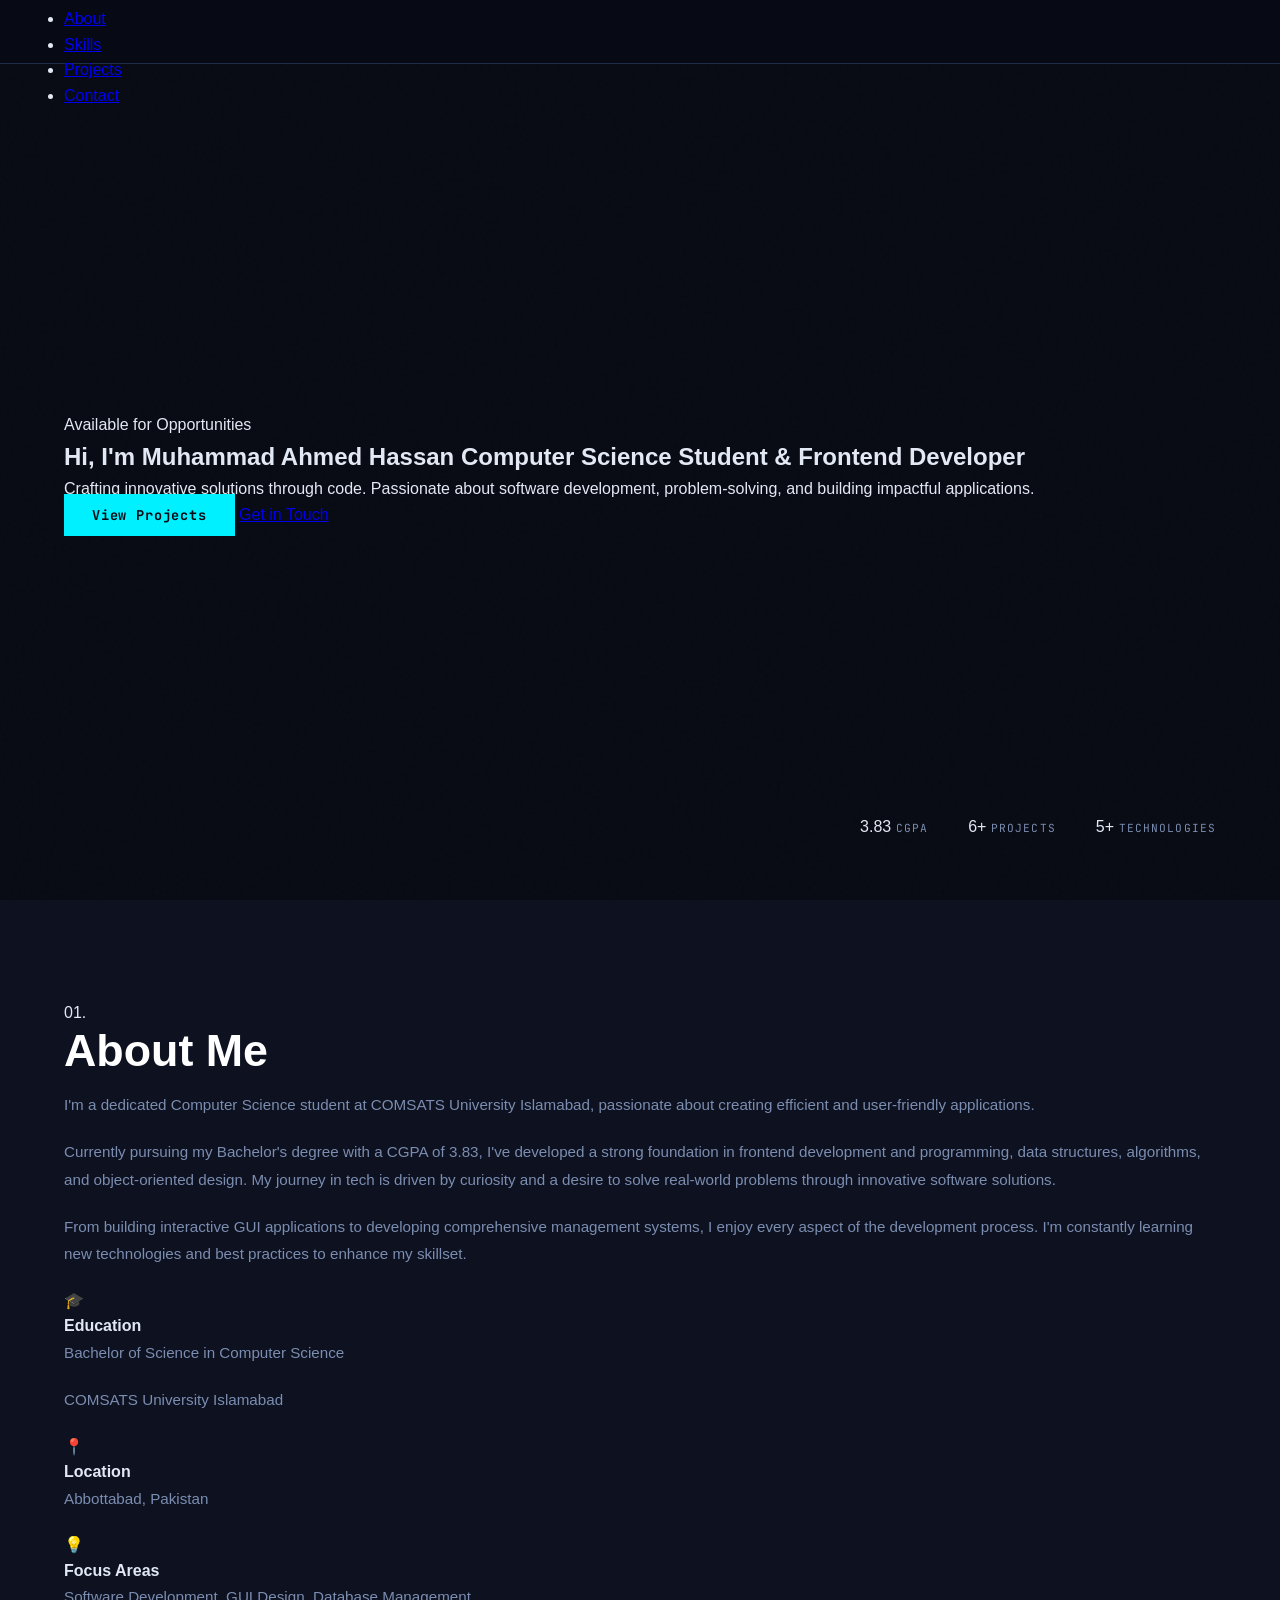
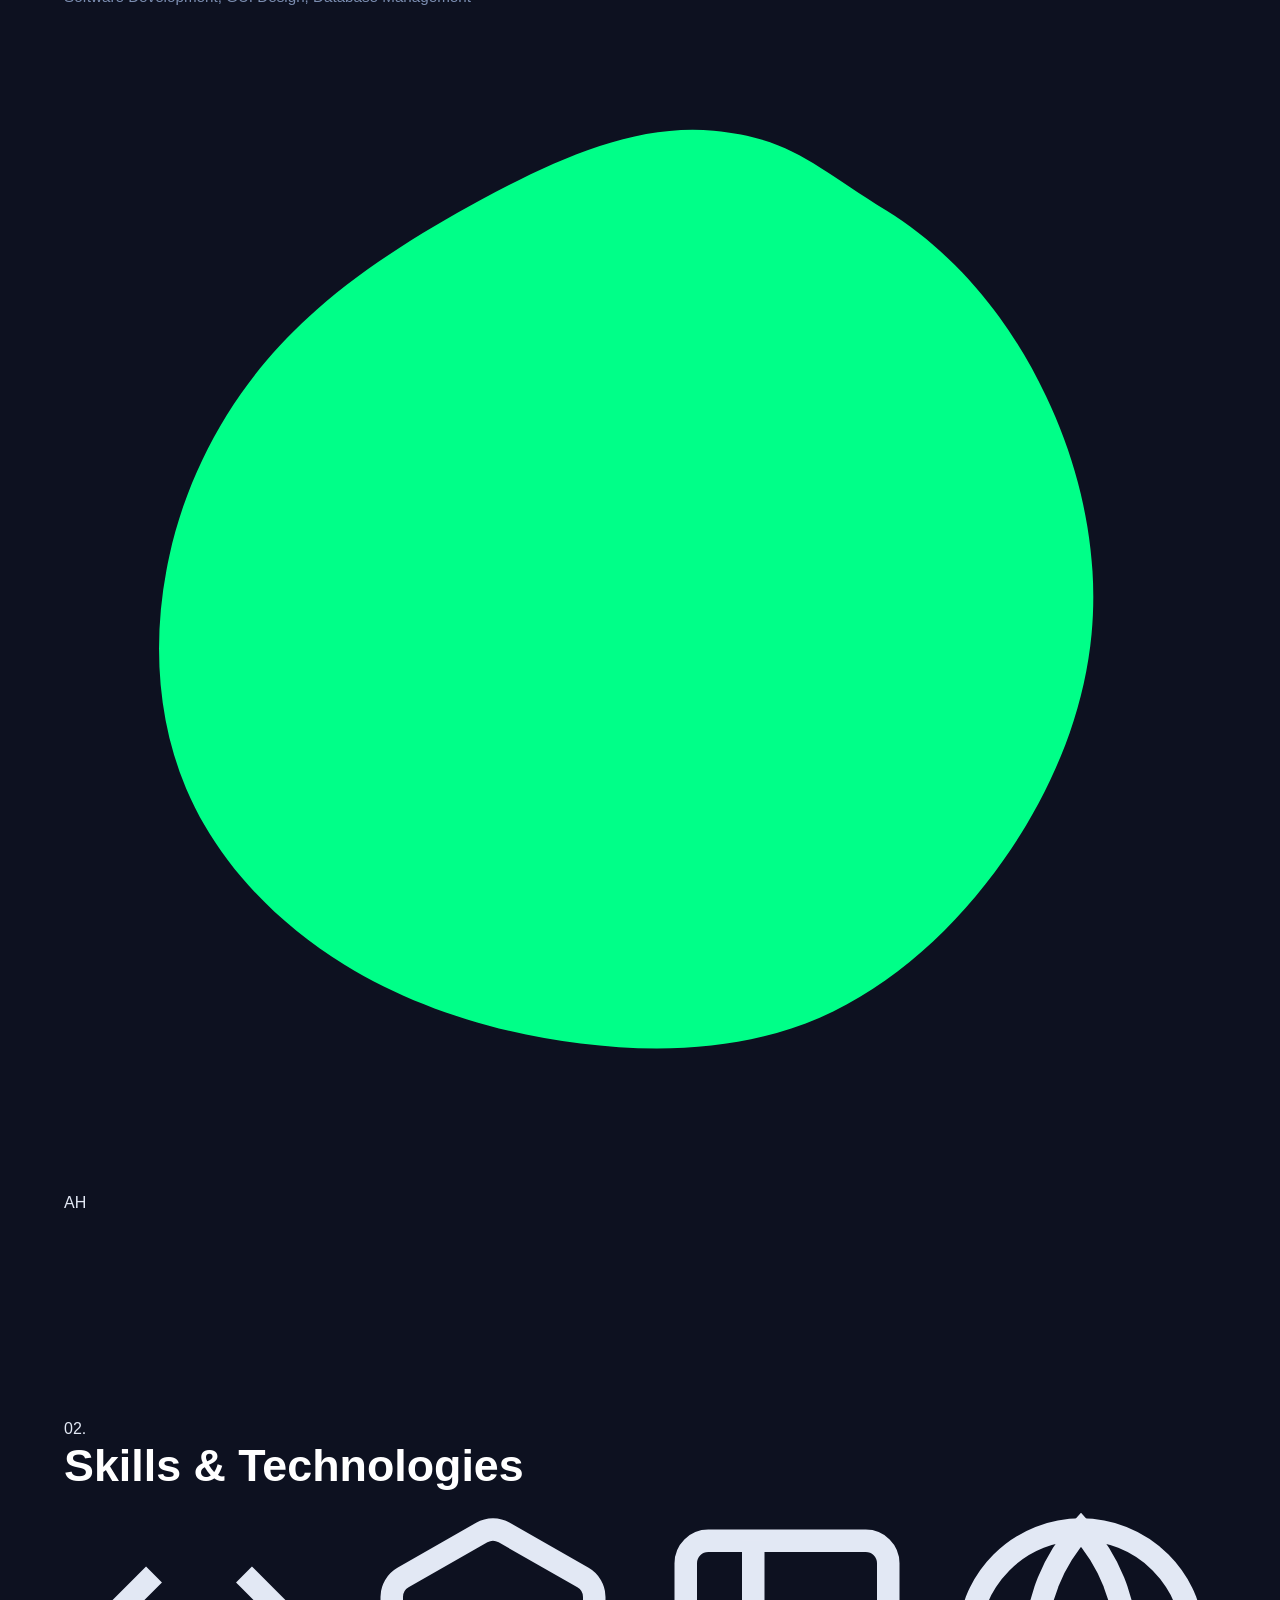
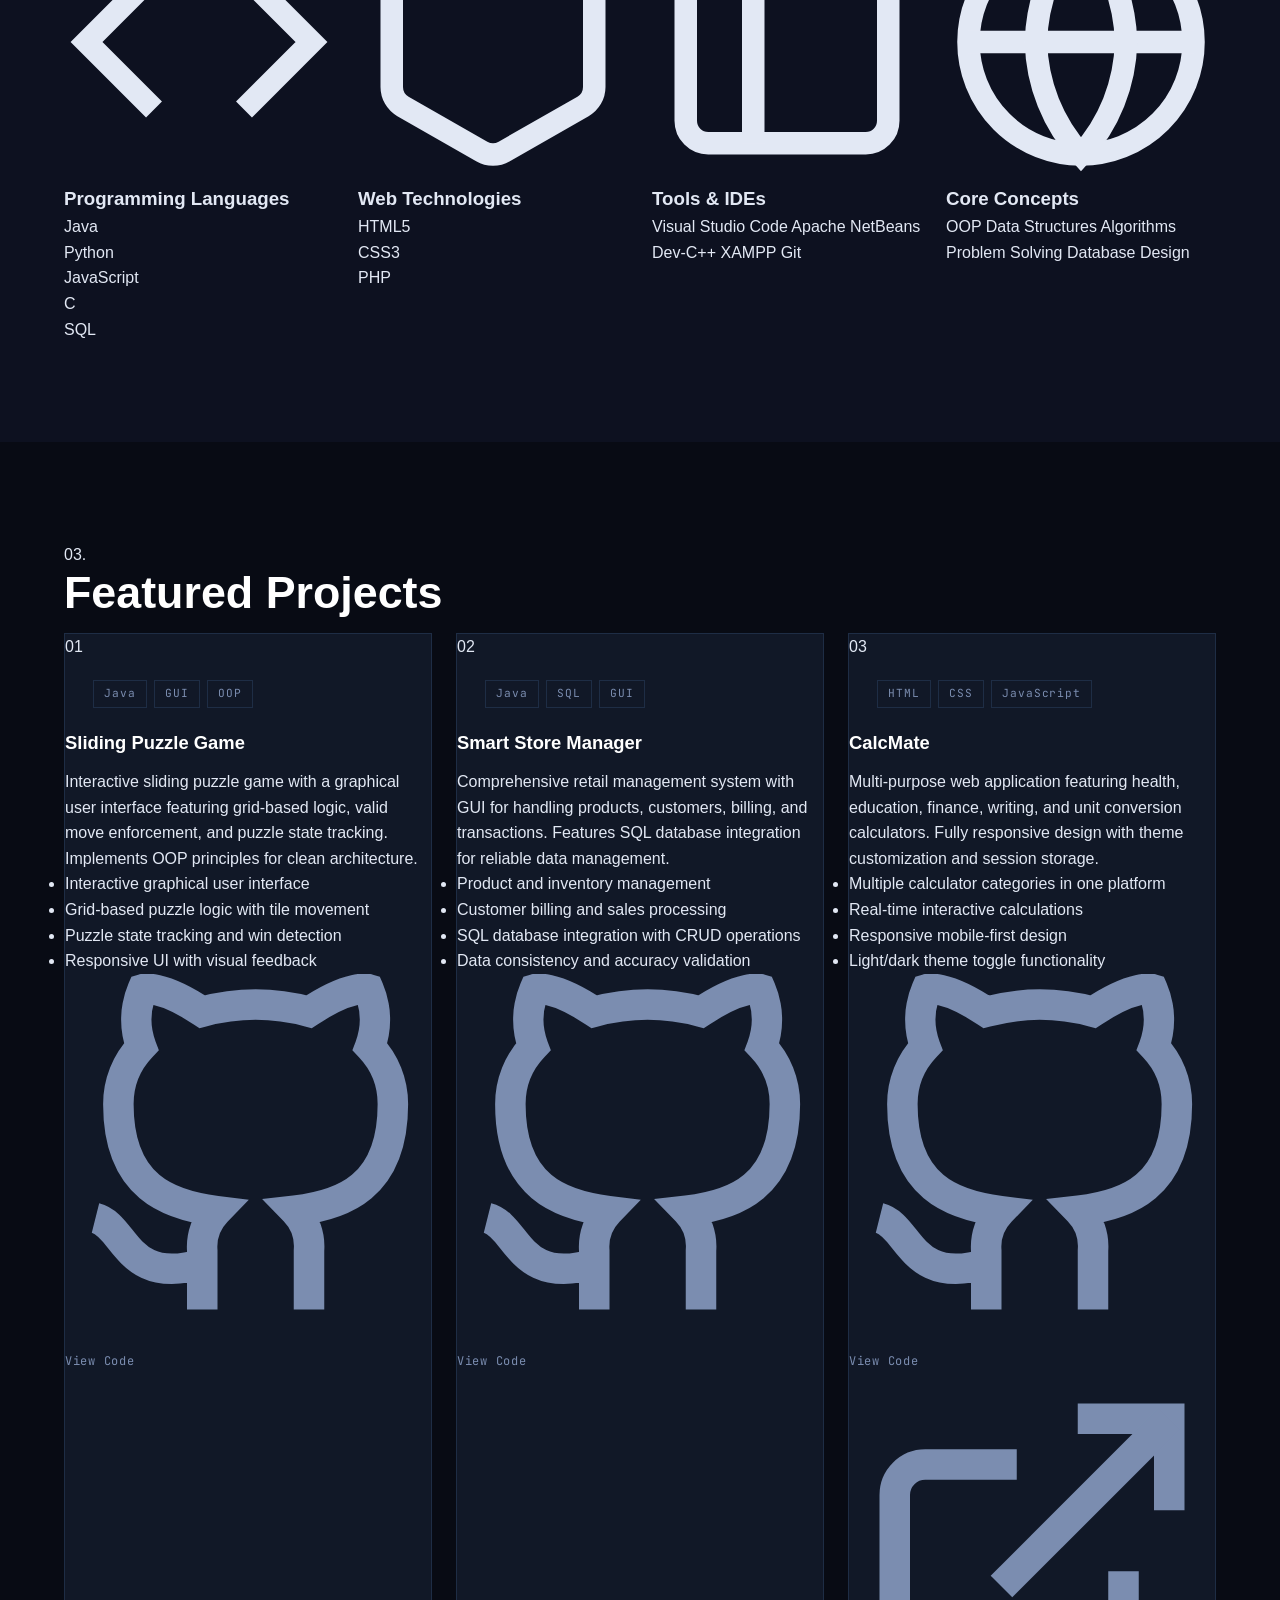
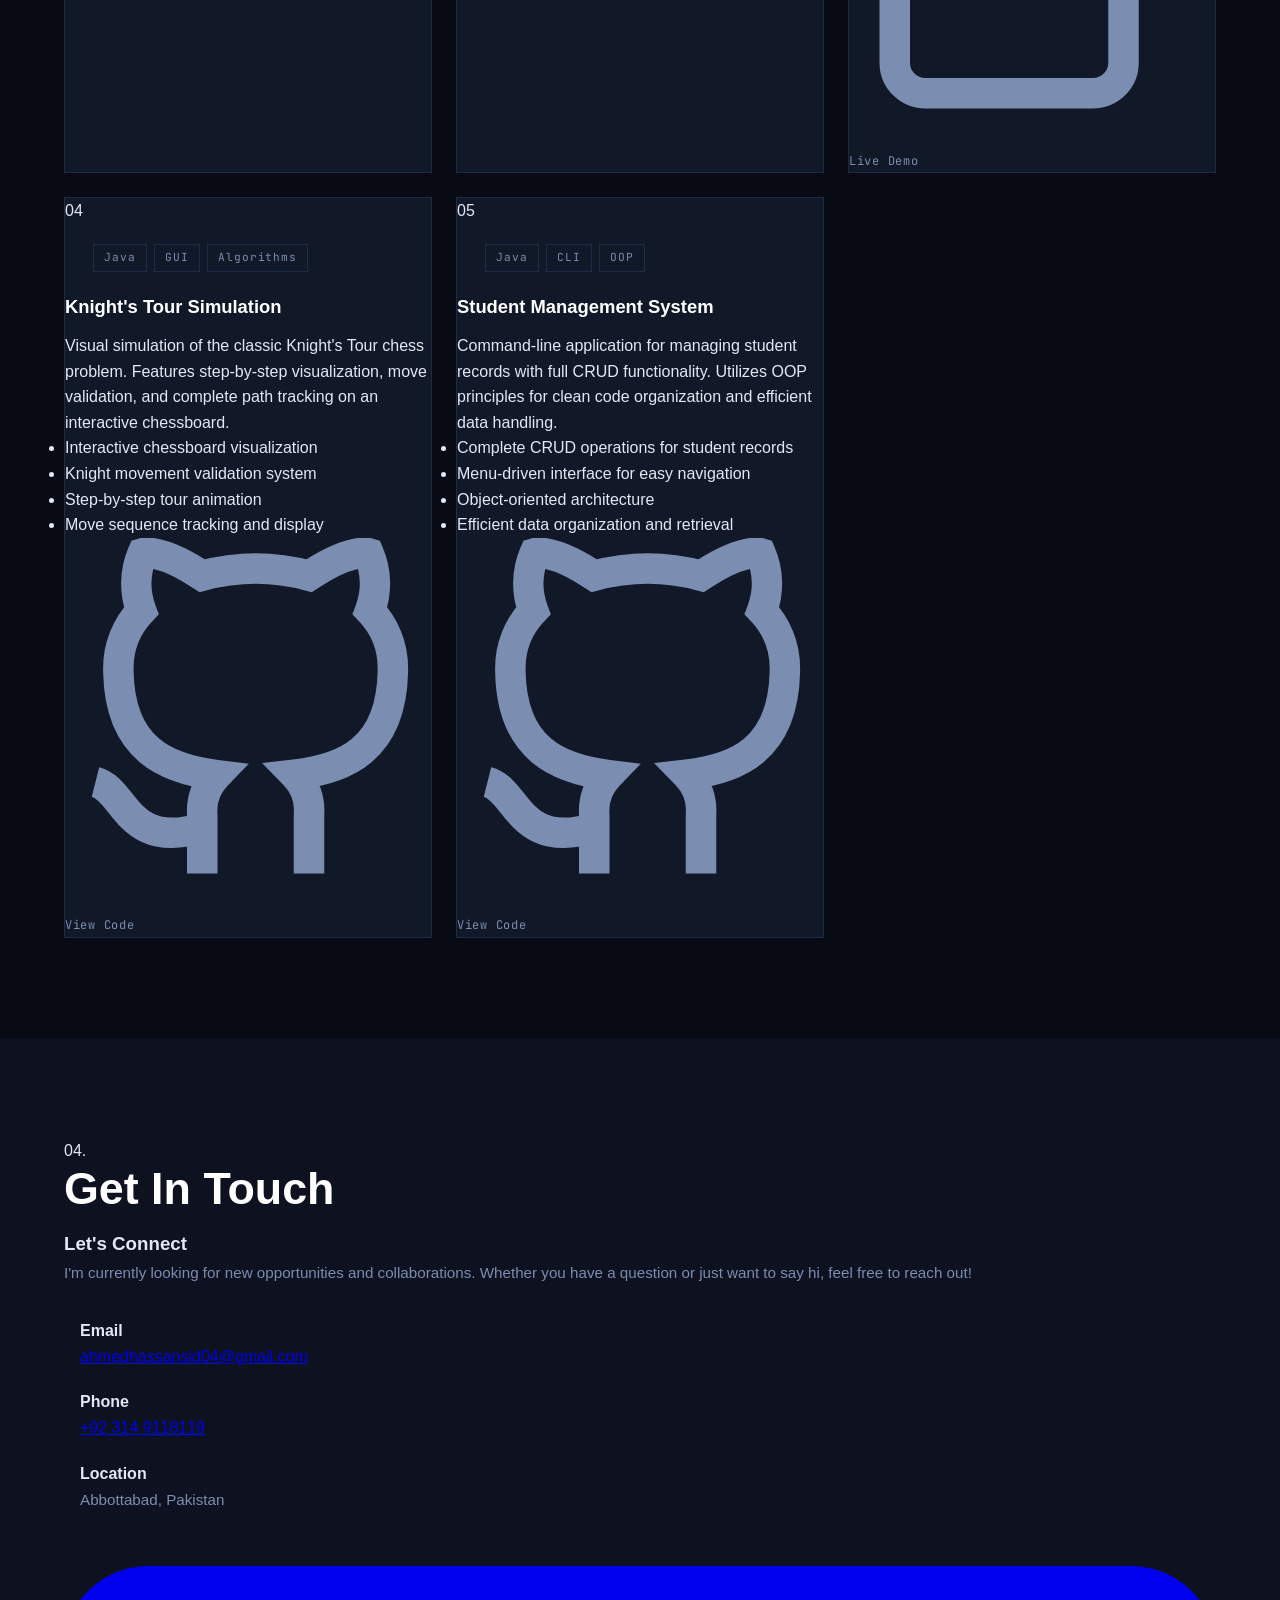
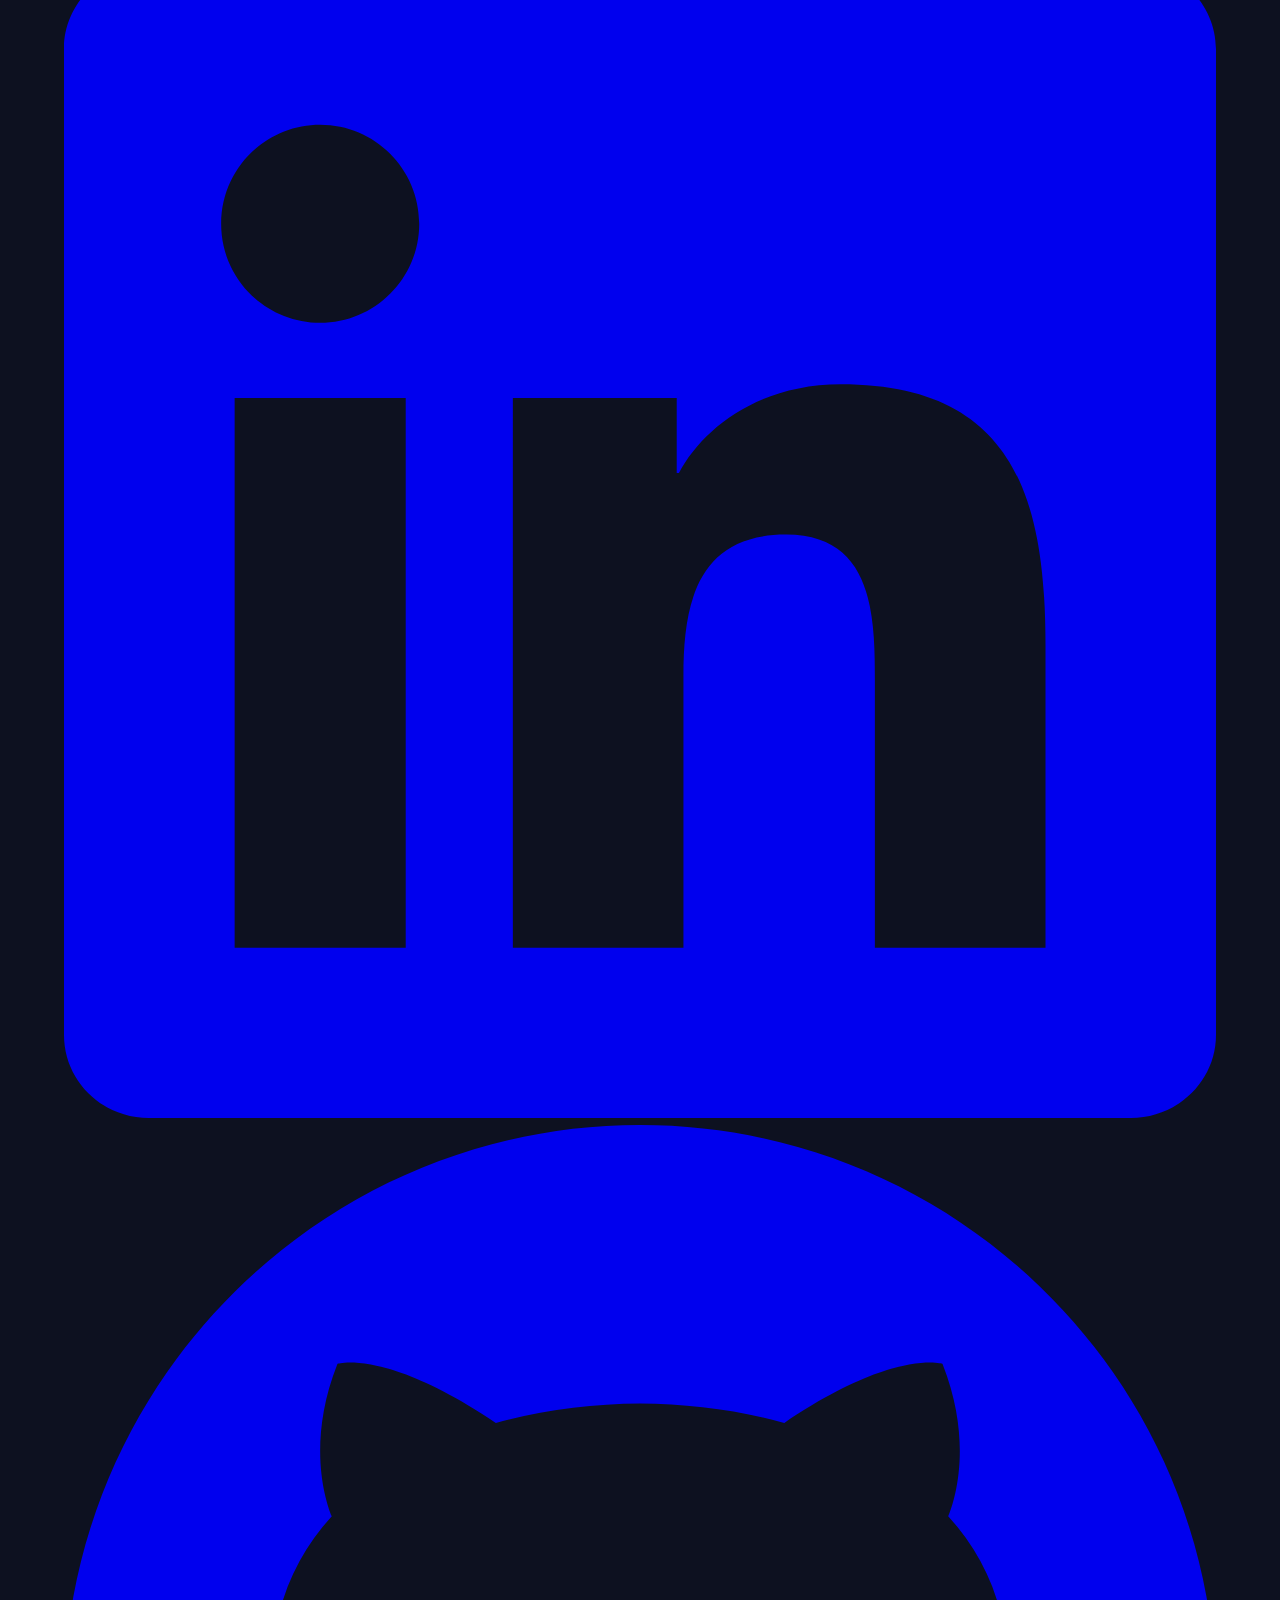
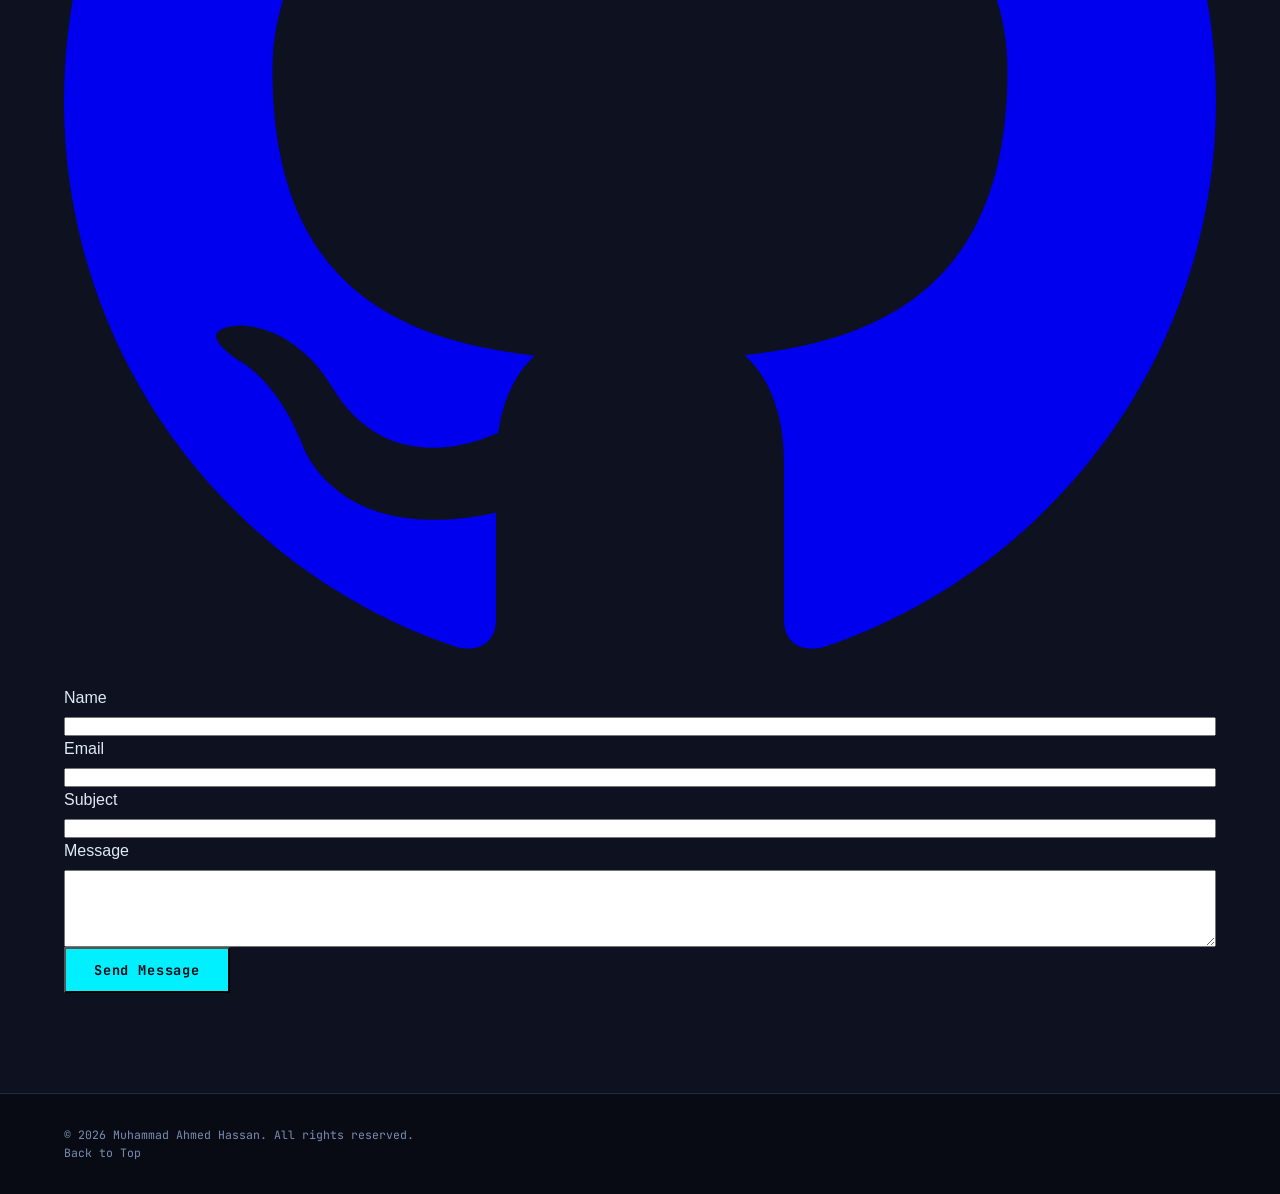
<file: index.html>
<!DOCTYPE html>
<html lang="en">
<head>
    <meta charset="UTF-8">
    <meta name="viewport" content="width=device-width, initial-scale=1.0">
    <title>Muhammad Ahmed Hassan - Computer Science Portfolio</title>
    <link rel="stylesheet" href="styles.css">
    <link href="https://fonts.googleapis.com/css2?family=Syne:wght@400;600;700;800&family=JetBrains+Mono:wght@300;400;500&display=swap" rel="stylesheet">
</head>
<body>
    <!-- Navigation -->
    <nav class="navbar" id="navbar">
        <div class="nav-container">
            <div class="logo">
                <span class="logo-bracket">&lt;</span>
                <span class="logo-text">AH</span>
                <span class="logo-bracket">/&gt;</span>
            </div>
            <ul class="nav-menu" id="nav-menu">
                <li><a href="#home" class="nav-link">Home</a></li>
                <li><a href="#about" class="nav-link">About</a></li>
                <li><a href="#skills" class="nav-link">Skills</a></li>
                <li><a href="#projects" class="nav-link">Projects</a></li>
                <li><a href="#contact" class="nav-link">Contact</a></li>
            </ul>
            <div class="hamburger" id="hamburger">
                <span></span>
                <span></span>
                <span></span>
            </div>
        </div>
    </nav>

    <!-- Hero Section -->
    <section id="home" class="hero">
        <div class="hero-grid"></div>
        <div class="hero-content">
            <div class="hero-tag">
                <span class="tag-dot"></span>
                Available for Opportunities
            </div>
            <h1 class="hero-title">
                <span class="title-line">Hi, I'm</span>
                <span class="title-name">Muhammad Ahmed Hassan</span>
                <span class="title-role">Computer Science Student & Frontend Developer</span>
            </h1>
            <p class="hero-description">
                Crafting innovative solutions through code. Passionate about software development, 
                problem-solving, and building impactful applications.
            </p>
            <div class="hero-buttons">
                <a href="#projects" class="btn btn-primary">View Projects</a>
                <a href="#contact" class="btn btn-secondary">Get in Touch</a>
            </div>
            <div class="hero-stats">
                <div class="stat">
                    <span class="stat-number">3.83</span>
                    <span class="stat-label">CGPA</span>
                </div>
                <div class="stat">
                    <span class="stat-number">6+</span>
                    <span class="stat-label">Projects</span>
                </div>
                <div class="stat">
                    <span class="stat-number">5+</span>
                    <span class="stat-label">Technologies</span>
                </div>
            </div>
        </div>
    </section>

    <!-- About Section -->
    <section id="about" class="about">
        <div class="container">
            <div class="section-header">
                <span class="section-number">01.</span>
                <h2 class="section-title">About Me</h2>
                <div class="section-line"></div>
            </div>
            <div class="about-content">
                <div class="about-text">
                    <p class="about-intro">
                        I'm a dedicated Computer Science student at COMSATS University Islamabad, 
                        passionate about creating efficient and user-friendly applications.
                    </p>
                    <p>
                        Currently pursuing my Bachelor's degree with a CGPA of 3.83, I've developed 
                        a strong foundation in frontend development and programming, data structures, algorithms, and 
                        object-oriented design. My journey in tech is driven by curiosity and 
                        a desire to solve real-world problems through innovative software solutions.
                    </p>
                    <p>
                        From building interactive GUI applications to developing comprehensive 
                        management systems, I enjoy every aspect of the development process. 
                        I'm constantly learning new technologies and best practices to enhance 
                        my skillset.
                    </p>
                    <div class="about-highlights">
                        <div class="highlight-item">
                            <div class="highlight-icon">🎓</div>
                            <div class="highlight-text">
                                <h4>Education</h4>
                                <p>Bachelor of Science in Computer Science</p>
                                <p class="highlight-detail">COMSATS University Islamabad</p>
                            </div>
                        </div>
                        <div class="highlight-item">
                            <div class="highlight-icon">📍</div>
                            <div class="highlight-text">
                                <h4>Location</h4>
                                <p>Abbottabad, Pakistan</p>
                            </div>
                        </div>
                        <div class="highlight-item">
                            <div class="highlight-icon">💡</div>
                            <div class="highlight-text">
                                <h4>Focus Areas</h4>
                                <p>Software Development, GUI Design, Database Management</p>
                            </div>
                        </div>
                    </div>
                </div>
                <div class="about-image">
                    <div class="image-frame">
                        <div class="image-placeholder">
                            <svg viewBox="0 0 200 200" xmlns="http://www.w3.org/2000/svg">
                                <path fill="#00ff88" d="M42.7,-68.9C54.9,-61.4,64.3,-49.7,70.5,-36.6C76.7,-23.6,79.7,-9.2,78.4,4.7C77.1,18.6,71.5,32,63.2,43.8C54.9,55.6,43.9,65.8,31.2,71.3C18.5,76.8,4.1,77.6,-10.3,75.8C-24.7,74,-39.1,69.6,-51.3,62.1C-63.5,54.6,-73.5,44,-78.8,31.5C-84.1,19,-84.7,4.6,-81.7,-8.9C-78.7,-22.4,-72.1,-35,-62.6,-45.3C-53.1,-55.6,-40.7,-63.6,-27.6,-70.7C-14.5,-77.8,-0.7,-84,12.8,-82.7C26.3,-81.4,30.5,-76.4,42.7,-68.9Z" transform="translate(100 100)" />
                            </svg>
                            <div class="profile-initial">AH</div>
                        </div>
                    </div>
                    <div class="image-decoration"></div>
                </div>
            </div>
        </div>
    </section>

    <!-- Skills Section -->
    <section id="skills" class="skills">
        <div class="container">
            <div class="section-header">
                <span class="section-number">02.</span>
                <h2 class="section-title">Skills & Technologies</h2>
                <div class="section-line"></div>
            </div>
            <div class="skills-grid">
                <div class="skill-category">
                    <div class="category-header">
                        <div class="category-icon">
                            <svg viewBox="0 0 24 24" fill="none" stroke="currentColor" stroke-width="2">
                                <polyline points="16 18 22 12 16 6"></polyline>
                                <polyline points="8 6 2 12 8 18"></polyline>
                            </svg>
                        </div>
                        <h3>Programming Languages</h3>
                    </div>
                    <div class="skills-list">
                        <div class="skill-item">
                            <span class="skill-name">Java</span>
                            <div class="skill-bar">
                                <div class="skill-progress" style="--progress: 90%"></div>
                            </div>
                        </div>
                        <div class="skill-item">
                            <span class="skill-name">Python</span>
                            <div class="skill-bar">
                                <div class="skill-progress" style="--progress: 85%"></div>
                            </div>
                        </div>
                        <div class="skill-item">
                            <span class="skill-name">JavaScript</span>
                            <div class="skill-bar">
                                <div class="skill-progress" style="--progress: 80%"></div>
                            </div>
                        </div>
                        <div class="skill-item">
                            <span class="skill-name">C</span>
                            <div class="skill-bar">
                                <div class="skill-progress" style="--progress: 85%"></div>
                            </div>
                        </div>
                        <div class="skill-item">
                            <span class="skill-name">SQL</span>
                            <div class="skill-bar">
                                <div class="skill-progress" style="--progress: 75%"></div>
                            </div>
                        </div>
                    </div>
                </div>

                <div class="skill-category">
                    <div class="category-header">
                        <div class="category-icon">
                            <svg viewBox="0 0 24 24" fill="none" stroke="currentColor" stroke-width="2">
                                <path d="M21 16V8a2 2 0 0 0-1-1.73l-7-4a2 2 0 0 0-2 0l-7 4A2 2 0 0 0 3 8v8a2 2 0 0 0 1 1.73l7 4a2 2 0 0 0 2 0l7-4A2 2 0 0 0 21 16z"></path>
                            </svg>
                        </div>
                        <h3>Web Technologies</h3>
                    </div>
                    <div class="skills-list">
                        <div class="skill-item">
                            <span class="skill-name">HTML5</span>
                            <div class="skill-bar">
                                <div class="skill-progress" style="--progress: 90%"></div>
                            </div>
                        </div>
                        <div class="skill-item">
                            <span class="skill-name">CSS3</span>
                            <div class="skill-bar">
                                <div class="skill-progress" style="--progress: 85%"></div>
                            </div>
                        </div>
                        <div class="skill-item">
                            <span class="skill-name">PHP</span>
                            <div class="skill-bar">
                                <div class="skill-progress" style="--progress: 70%"></div>
                            </div>
                        </div>
                    </div>
                </div>

                <div class="skill-category">
                    <div class="category-header">
                        <div class="category-icon">
                            <svg viewBox="0 0 24 24" fill="none" stroke="currentColor" stroke-width="2">
                                <rect x="3" y="3" width="18" height="18" rx="2" ry="2"></rect>
                                <line x1="9" y1="3" x2="9" y2="21"></line>
                            </svg>
                        </div>
                        <h3>Tools & IDEs</h3>
                    </div>
                    <div class="tech-tags">
                        <span class="tech-tag">Visual Studio Code</span>
                        <span class="tech-tag">Apache NetBeans</span>
                        <span class="tech-tag">Dev-C++</span>
                        <span class="tech-tag">XAMPP</span>
                        <span class="tech-tag">Git</span>
                    </div>
                </div>

                <div class="skill-category">
                    <div class="category-header">
                        <div class="category-icon">
                            <svg viewBox="0 0 24 24" fill="none" stroke="currentColor" stroke-width="2">
                                <circle cx="12" cy="12" r="10"></circle>
                                <line x1="2" y1="12" x2="22" y2="12"></line>
                                <path d="M12 2a15.3 15.3 0 0 1 4 10 15.3 15.3 0 0 1-4 10 15.3 15.3 0 0 1-4-10 15.3 15.3 0 0 1 4-10z"></path>
                            </svg>
                        </div>
                        <h3>Core Concepts</h3>
                    </div>
                    <div class="tech-tags">
                        <span class="tech-tag">OOP</span>
                        <span class="tech-tag">Data Structures</span>
                        <span class="tech-tag">Algorithms</span>
                        <span class="tech-tag">Problem Solving</span>
                        <span class="tech-tag">Database Design</span>
                    </div>
                </div>
            </div>
        </div>
    </section>

    <!-- Projects Section -->
    <section id="projects" class="projects">
        <div class="container">
            <div class="section-header">
                <span class="section-number">03.</span>
                <h2 class="section-title">Featured Projects</h2>
                <div class="section-line"></div>
            </div>
            <div class="projects-grid">
                <!-- Project 1 -->
                <div class="project-card" data-category="java">
                    <div class="project-number">01</div>
                    <div class="project-content">
                        <div class="project-tags">
                            <span class="tag">Java</span>
                            <span class="tag">GUI</span>
                            <span class="tag">OOP</span>
                        </div>
                        <h3 class="project-title">Sliding Puzzle Game</h3>
                        <p class="project-description">
                            Interactive sliding puzzle game with a graphical user interface featuring 
                            grid-based logic, valid move enforcement, and puzzle state tracking. 
                            Implements OOP principles for clean architecture.
                        </p>
                        <ul class="project-features">
                            <li>Interactive graphical user interface</li>
                            <li>Grid-based puzzle logic with tile movement</li>
                            <li>Puzzle state tracking and win detection</li>
                            <li>Responsive UI with visual feedback</li>
                        </ul>
                        <div class="project-links">
                            <a href="https://github.com/ahmedhassan04/Sliding-Puzzle-Game" class="project-link">
                                <svg viewBox="0 0 24 24" fill="none" stroke="currentColor" stroke-width="2">
                                    <path d="M9 19c-5 1.5-5-2.5-7-3m14 6v-3.87a3.37 3.37 0 0 0-.94-2.61c3.14-.35 6.44-1.54 6.44-7A5.44 5.44 0 0 0 20 4.77 5.07 5.07 0 0 0 19.91 1S18.73.65 16 2.48a13.38 13.38 0 0 0-7 0C6.27.65 5.09 1 5.09 1A5.07 5.07 0 0 0 5 4.77a5.44 5.44 0 0 0-1.5 3.78c0 5.42 3.3 6.61 6.44 7A3.37 3.37 0 0 0 9 18.13V22"></path>
                                </svg>
                                View Code
                            </a>
                        </div>
                    </div>
                </div>

                <!-- Project 2 -->
                <div class="project-card" data-category="java">
                    <div class="project-number">02</div>
                    <div class="project-content">
                        <div class="project-tags">
                            <span class="tag">Java</span>
                            <span class="tag">SQL</span>
                            <span class="tag">GUI</span>
                        </div>
                        <h3 class="project-title">Smart Store Manager</h3>
                        <p class="project-description">
                            Comprehensive retail management system with GUI for handling products, 
                            customers, billing, and transactions. Features SQL database integration 
                            for reliable data management.
                        </p>
                        <ul class="project-features">
                            <li>Product and inventory management</li>
                            <li>Customer billing and sales processing</li>
                            <li>SQL database integration with CRUD operations</li>
                            <li>Data consistency and accuracy validation</li>
                        </ul>
                        <div class="project-links">
                            <a href="https://github.com/ahmedhassan04/Smart-Store-Manager" class="project-link">
                                <svg viewBox="0 0 24 24" fill="none" stroke="currentColor" stroke-width="2">
                                    <path d="M9 19c-5 1.5-5-2.5-7-3m14 6v-3.87a3.37 3.37 0 0 0-.94-2.61c3.14-.35 6.44-1.54 6.44-7A5.44 5.44 0 0 0 20 4.77 5.07 5.07 0 0 0 19.91 1S18.73.65 16 2.48a13.38 13.38 0 0 0-7 0C6.27.65 5.09 1 5.09 1A5.07 5.07 0 0 0 5 4.77a5.44 5.44 0 0 0-1.5 3.78c0 5.42 3.3 6.61 6.44 7A3.37 3.37 0 0 0 9 18.13V22"></path>
                                </svg>
                                View Code
                            </a>
                        </div>
                    </div>
                </div>

                <!-- Project 3 -->
                <div class="project-card" data-category="web">
                    <div class="project-number">03</div>
                    <div class="project-content">
                        <div class="project-tags">
                            <span class="tag">HTML</span>
                            <span class="tag">CSS</span>
                            <span class="tag">JavaScript</span>
                        </div>
                        <h3 class="project-title">CalcMate</h3>
                        <p class="project-description">
                            Multi-purpose web application featuring health, education, finance, 
                            writing, and unit conversion calculators. Fully responsive design 
                            with theme customization and session storage.
                        </p>
                        <ul class="project-features">
                            <li>Multiple calculator categories in one platform</li>
                            <li>Real-time interactive calculations</li>
                            <li>Responsive mobile-first design</li>
                            <li>Light/dark theme toggle functionality</li>
                        </ul>
                        <div class="project-links">
                            <a href="https://github.com/ahmedhassan04/CalcMate" class="project-link">
                                <svg viewBox="0 0 24 24" fill="none" stroke="currentColor" stroke-width="2">
                                    <path d="M9 19c-5 1.5-5-2.5-7-3m14 6v-3.87a3.37 3.37 0 0 0-.94-2.61c3.14-.35 6.44-1.54 6.44-7A5.44 5.44 0 0 0 20 4.77 5.07 5.07 0 0 0 19.91 1S18.73.65 16 2.48a13.38 13.38 0 0 0-7 0C6.27.65 5.09 1 5.09 1A5.07 5.07 0 0 0 5 4.77a5.44 5.44 0 0 0-1.5 3.78c0 5.42 3.3 6.61 6.44 7A3.37 3.37 0 0 0 9 18.13V22"></path>
                                </svg>
                                View Code
                            </a>
                            <a href="#" class="project-link">
                                <svg viewBox="0 0 24 24" fill="none" stroke="currentColor" stroke-width="2">
                                    <path d="M18 13v6a2 2 0 0 1-2 2H5a2 2 0 0 1-2-2V8a2 2 0 0 1 2-2h6"></path>
                                    <polyline points="15 3 21 3 21 9"></polyline>
                                    <line x1="10" y1="14" x2="21" y2="3"></line>
                                </svg>
                                Live Demo
                            </a>
                        </div>
                    </div>
                </div>

                <!-- Project 4 -->
                <div class="project-card" data-category="java">
                    <div class="project-number">04</div>
                    <div class="project-content">
                        <div class="project-tags">
                            <span class="tag">Java</span>
                            <span class="tag">GUI</span>
                            <span class="tag">Algorithms</span>
                        </div>
                        <h3 class="project-title">Knight's Tour Simulation</h3>
                        <p class="project-description">
                            Visual simulation of the classic Knight's Tour chess problem. Features 
                            step-by-step visualization, move validation, and complete path tracking 
                            on an interactive chessboard.
                        </p>
                        <ul class="project-features">
                            <li>Interactive chessboard visualization</li>
                            <li>Knight movement validation system</li>
                            <li>Step-by-step tour animation</li>
                            <li>Move sequence tracking and display</li>
                        </ul>
                        <div class="project-links">
                            <a href="https://github.com/ahmedhassan04/Knight-Tour-GUI" class="project-link">
                                <svg viewBox="0 0 24 24" fill="none" stroke="currentColor" stroke-width="2">
                                    <path d="M9 19c-5 1.5-5-2.5-7-3m14 6v-3.87a3.37 3.37 0 0 0-.94-2.61c3.14-.35 6.44-1.54 6.44-7A5.44 5.44 0 0 0 20 4.77 5.07 5.07 0 0 0 19.91 1S18.73.65 16 2.48a13.38 13.38 0 0 0-7 0C6.27.65 5.09 1 5.09 1A5.07 5.07 0 0 0 5 4.77a5.44 5.44 0 0 0-1.5 3.78c0 5.42 3.3 6.61 6.44 7A3.37 3.37 0 0 0 9 18.13V22"></path>
                                </svg>
                                View Code
                            </a>
                        </div>
                    </div>
                </div>

                <!-- Project 5 -->
                <div class="project-card" data-category="java">
                    <div class="project-number">05</div>
                    <div class="project-content">
                        <div class="project-tags">
                            <span class="tag">Java</span>
                            <span class="tag">CLI</span>
                            <span class="tag">OOP</span>
                        </div>
                        <h3 class="project-title">Student Management System</h3>
                        <p class="project-description">
                            Command-line application for managing student records with full CRUD 
                            functionality. Utilizes OOP principles for clean code organization 
                            and efficient data handling.
                        </p>
                        <ul class="project-features">
                            <li>Complete CRUD operations for student records</li>
                            <li>Menu-driven interface for easy navigation</li>
                            <li>Object-oriented architecture</li>
                            <li>Efficient data organization and retrieval</li>
                        </ul>
                        <div class="project-links">
                            <a href="https://github.com/ahmedhassan04/Student-Management-System" class="project-link">
                                <svg viewBox="0 0 24 24" fill="none" stroke="currentColor" stroke-width="2">
                                    <path d="M9 19c-5 1.5-5-2.5-7-3m14 6v-3.87a3.37 3.37 0 0 0-.94-2.61c3.14-.35 6.44-1.54 6.44-7A5.44 5.44 0 0 0 20 4.77 5.07 5.07 0 0 0 19.91 1S18.73.65 16 2.48a13.38 13.38 0 0 0-7 0C6.27.65 5.09 1 5.09 1A5.07 5.07 0 0 0 5 4.77a5.44 5.44 0 0 0-1.5 3.78c0 5.42 3.3 6.61 6.44 7A3.37 3.37 0 0 0 9 18.13V22"></path>
                                </svg>
                                View Code
                            </a>
                        </div>
                    </div>
                </div>
            </div>
        </div>
    </section>

    <!-- Contact Section -->
    <section id="contact" class="contact">
        <div class="container">
            <div class="section-header">
                <span class="section-number">04.</span>
                <h2 class="section-title">Get In Touch</h2>
                <div class="section-line"></div>
            </div>
            <div class="contact-content">
                <div class="contact-info">
                    <h3>Let's Connect</h3>
                    <p>
                        I'm currently looking for new opportunities and collaborations. 
                        Whether you have a question or just want to say hi, feel free to reach out!
                    </p>
                    <div class="contact-details">
                        <div class="contact-item">
                            <div class="contact-icon">
                                <svg viewBox="0 0 24 24" fill="none" stroke="currentColor" stroke-width="2">
                                    <path d="M4 4h16c1.1 0 2 .9 2 2v12c0 1.1-.9 2-2 2H4c-1.1 0-2-.9-2-2V6c0-1.1.9-2 2-2z"></path>
                                    <polyline points="22,6 12,13 2,6"></polyline>
                                </svg>
                            </div>
                            <div class="contact-text">
                                <h4>Email</h4>
                                <a href="mailto:ahmedhassansid04@gmail.com">ahmedhassansid04@gmail.com</a>
                            </div>
                        </div>
                        <div class="contact-item">
                            <div class="contact-icon">
                                <svg viewBox="0 0 24 24" fill="none" stroke="currentColor" stroke-width="2">
                                    <path d="M22 16.92v3a2 2 0 0 1-2.18 2 19.79 19.79 0 0 1-8.63-3.07 19.5 19.5 0 0 1-6-6 19.79 19.79 0 0 1-3.07-8.67A2 2 0 0 1 4.11 2h3a2 2 0 0 1 2 1.72 12.84 12.84 0 0 0 .7 2.81 2 2 0 0 1-.45 2.11L8.09 9.91a16 16 0 0 0 6 6l1.27-1.27a2 2 0 0 1 2.11-.45 12.84 12.84 0 0 0 2.81.7A2 2 0 0 1 22 16.92z"></path>
                                </svg>
                            </div>
                            <div class="contact-text">
                                <h4>Phone</h4>
                                <a href="tel:+923149118119">+92 314 9118119</a>
                            </div>
                        </div>
                        <div class="contact-item">
                            <div class="contact-icon">
                                <svg viewBox="0 0 24 24" fill="none" stroke="currentColor" stroke-width="2">
                                    <path d="M21 10c0 7-9 13-9 13s-9-6-9-13a9 9 0 0 1 18 0z"></path>
                                    <circle cx="12" cy="10" r="3"></circle>
                                </svg>
                            </div>
                            <div class="contact-text">
                                <h4>Location</h4>
                                <p>Abbottabad, Pakistan</p>
                            </div>
                        </div>
                    </div>
                    <div class="social-links">
                        <a href="https://linkedin.com/in/ahmed-hassan-04-" target="_blank" class="social-link" aria-label="LinkedIn">
                            <svg viewBox="0 0 24 24" fill="currentColor">
                                <path d="M20.447 20.452h-3.554v-5.569c0-1.328-.027-3.037-1.852-3.037-1.853 0-2.136 1.445-2.136 2.939v5.667H9.351V9h3.414v1.561h.046c.477-.9 1.637-1.85 3.37-1.85 3.601 0 4.267 2.37 4.267 5.455v6.286zM5.337 7.433c-1.144 0-2.063-.926-2.063-2.065 0-1.138.92-2.063 2.063-2.063 1.14 0 2.064.925 2.064 2.063 0 1.139-.925 2.065-2.064 2.065zm1.782 13.019H3.555V9h3.564v11.452zM22.225 0H1.771C.792 0 0 .774 0 1.729v20.542C0 23.227.792 24 1.771 24h20.451C23.2 24 24 23.227 24 22.271V1.729C24 .774 23.2 0 22.222 0h.003z"/>
                            </svg>
                        </a>
                        <a href="https://github.com/ahmedhassan04" target="_blank" class="social-link" aria-label="GitHub">
                            <svg viewBox="0 0 24 24" fill="currentColor">
                                <path d="M12 0c-6.626 0-12 5.373-12 12 0 5.302 3.438 9.8 8.207 11.387.599.111.793-.261.793-.577v-2.234c-3.338.726-4.033-1.416-4.033-1.416-.546-1.387-1.333-1.756-1.333-1.756-1.089-.745.083-.729.083-.729 1.205.084 1.839 1.237 1.839 1.237 1.07 1.834 2.807 1.304 3.492.997.107-.775.418-1.305.762-1.604-2.665-.305-5.467-1.334-5.467-5.931 0-1.311.469-2.381 1.236-3.221-.124-.303-.535-1.524.117-3.176 0 0 1.008-.322 3.301 1.23.957-.266 1.983-.399 3.003-.404 1.02.005 2.047.138 3.006.404 2.291-1.552 3.297-1.23 3.297-1.23.653 1.653.242 2.874.118 3.176.77.84 1.235 1.911 1.235 3.221 0 4.609-2.807 5.624-5.479 5.921.43.372.823 1.102.823 2.222v3.293c0 .319.192.694.801.576 4.765-1.589 8.199-6.086 8.199-11.386 0-6.627-5.373-12-12-12z"/>
                            </svg>
                        </a>
                    </div>
                </div>
                <div class="contact-form">
                    <form id="contactForm">
                        <div class="form-group">
                            <label for="name">Name</label>
                            <input type="text" id="name" name="name" required>
                        </div>
                        <div class="form-group">
                            <label for="email">Email</label>
                            <input type="email" id="email" name="email" required>
                        </div>
                        <div class="form-group">
                            <label for="subject">Subject</label>
                            <input type="text" id="subject" name="subject" required>
                        </div>
                        <div class="form-group">
                            <label for="message">Message</label>
                            <textarea id="message" name="message" rows="5" required></textarea>
                        </div>
                        <button type="submit" class="btn btn-primary">Send Message</button>
                    </form>
                </div>
            </div>
        </div>
    </section>

    <!-- Footer -->
    <footer class="footer">
        <div class="container">
            <div class="footer-content">
                <div class="footer-text">
                    <p>&copy; 2026 Muhammad Ahmed Hassan. All rights reserved.</p>
                </div>
                <div class="footer-links">
                    <a href="#home">Back to Top</a>
                </div>
            </div>
        </div>
    </footer>

    <script src="script.js"></script>
</body>
</html>
</file>
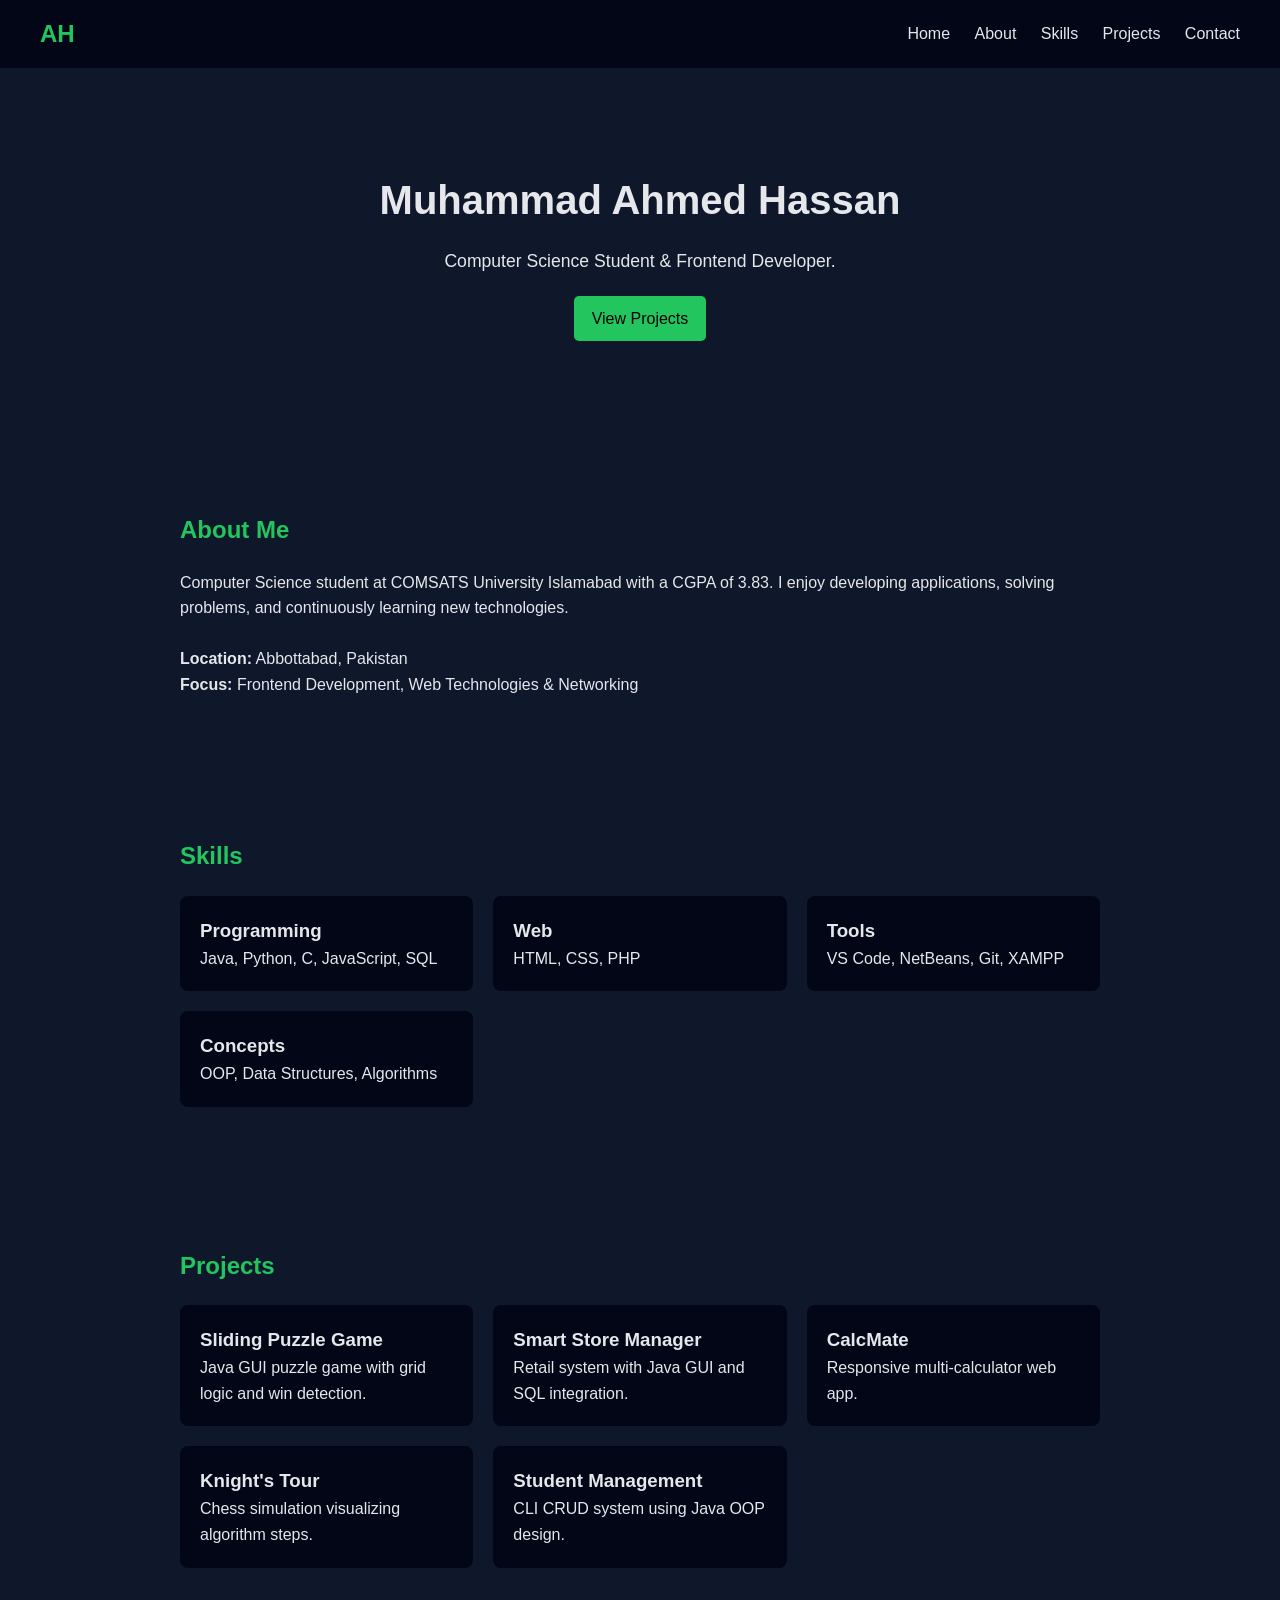
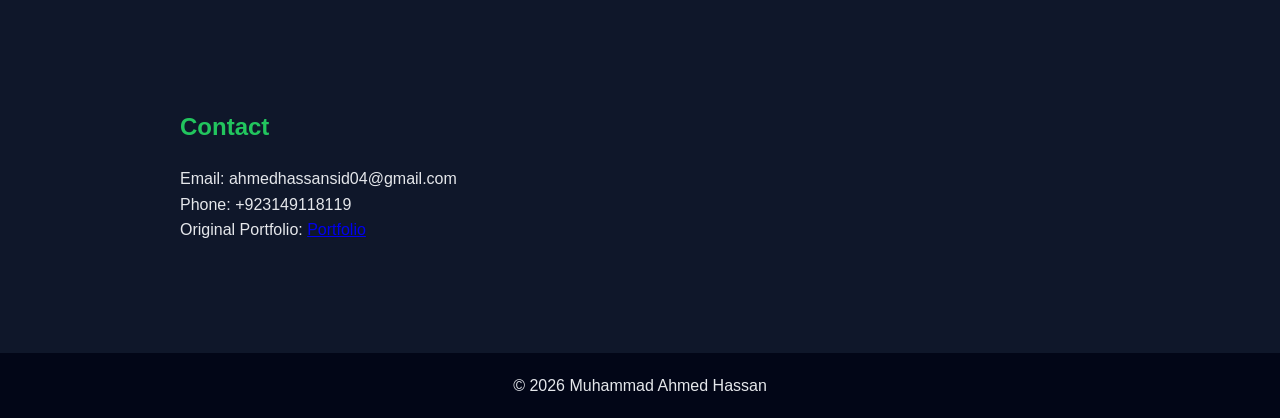
<file: practice/index.html>
<!DOCTYPE html>
<html lang="en">
<head>
<meta charset="UTF-8">
<meta name="viewport" content="width=device-width, initial-scale=1.0">
<link rel="stylesheet" href="style.css">
<title>Muhammad Ahmed Hassan — Portfolio</title>
</head>

<body>

<header>
<nav>
<h1>AH</h1>
<div>
<a href="#home">Home</a>
<a href="#about">About</a>
<a href="#skills">Skills</a>
<a href="#projects">Projects</a>
<a href="#contact">Contact</a>
</div>
</nav>
</header>

<section id="home" class="hero">
<h1>Muhammad Ahmed Hassan</h1>
<p>Computer Science Student & Frontend Developer.</p>
<a href="#projects" class="btn">View Projects</a>
</section>

<section id="about">
<h2>About Me</h2>
<p>
Computer Science student at COMSATS University Islamabad with a CGPA of 3.83.
I enjoy developing applications, solving problems, and continuously learning new technologies.
</p>
<br>
<p><strong>Location:</strong> Abbottabad, Pakistan</p>
<p><strong>Focus:</strong> Frontend Development, Web Technologies & Networking</p>
</section>

<section id="skills">
<h2>Skills</h2>
<div class="grid skills">

<div class="card">
<h3>Programming</h3>
<p>Java, Python, C, JavaScript, SQL</p>
</div>

<div class="card">
<h3>Web</h3>
<p>HTML, CSS, PHP</p>
</div>

<div class="card">
<h3>Tools</h3>
<p>VS Code, NetBeans, Git, XAMPP</p>
</div>

<div class="card">
<h3>Concepts</h3>
<p>OOP, Data Structures, Algorithms</p>
</div>

</div>
</section>

<section id="projects">
<h2>Projects</h2>
<div class="grid projects">

<div class="card">
<h3>Sliding Puzzle Game</h3>
<p>Java GUI puzzle game with grid logic and win detection.</p>
</div>

<div class="card">
<h3>Smart Store Manager</h3>
<p>Retail system with Java GUI and SQL integration.</p>
</div>

<div class="card">
<h3>CalcMate</h3>
<p>Responsive multi-calculator web app.</p>
</div>

<div class="card">
<h3>Knight's Tour</h3>
<p>Chess simulation visualizing algorithm steps.</p>
</div>

<div class="card">
<h3>Student Management</h3>
<p>CLI CRUD system using Java OOP design.</p>
</div>

</div>
</section>

<section id="contact">
<h2>Contact</h2>

<p>Email: ahmedhassansid04@gmail.com</p>
<p>Phone: +923149118119</p>
<p>Original Portfolio: <a href="https://ahmedhassan04.github.io/Portfolio">Portfolio</a></p>

</section>

<footer>
<p>© 2026 Muhammad Ahmed Hassan</p>
</footer>

</body>
</html>
</file>
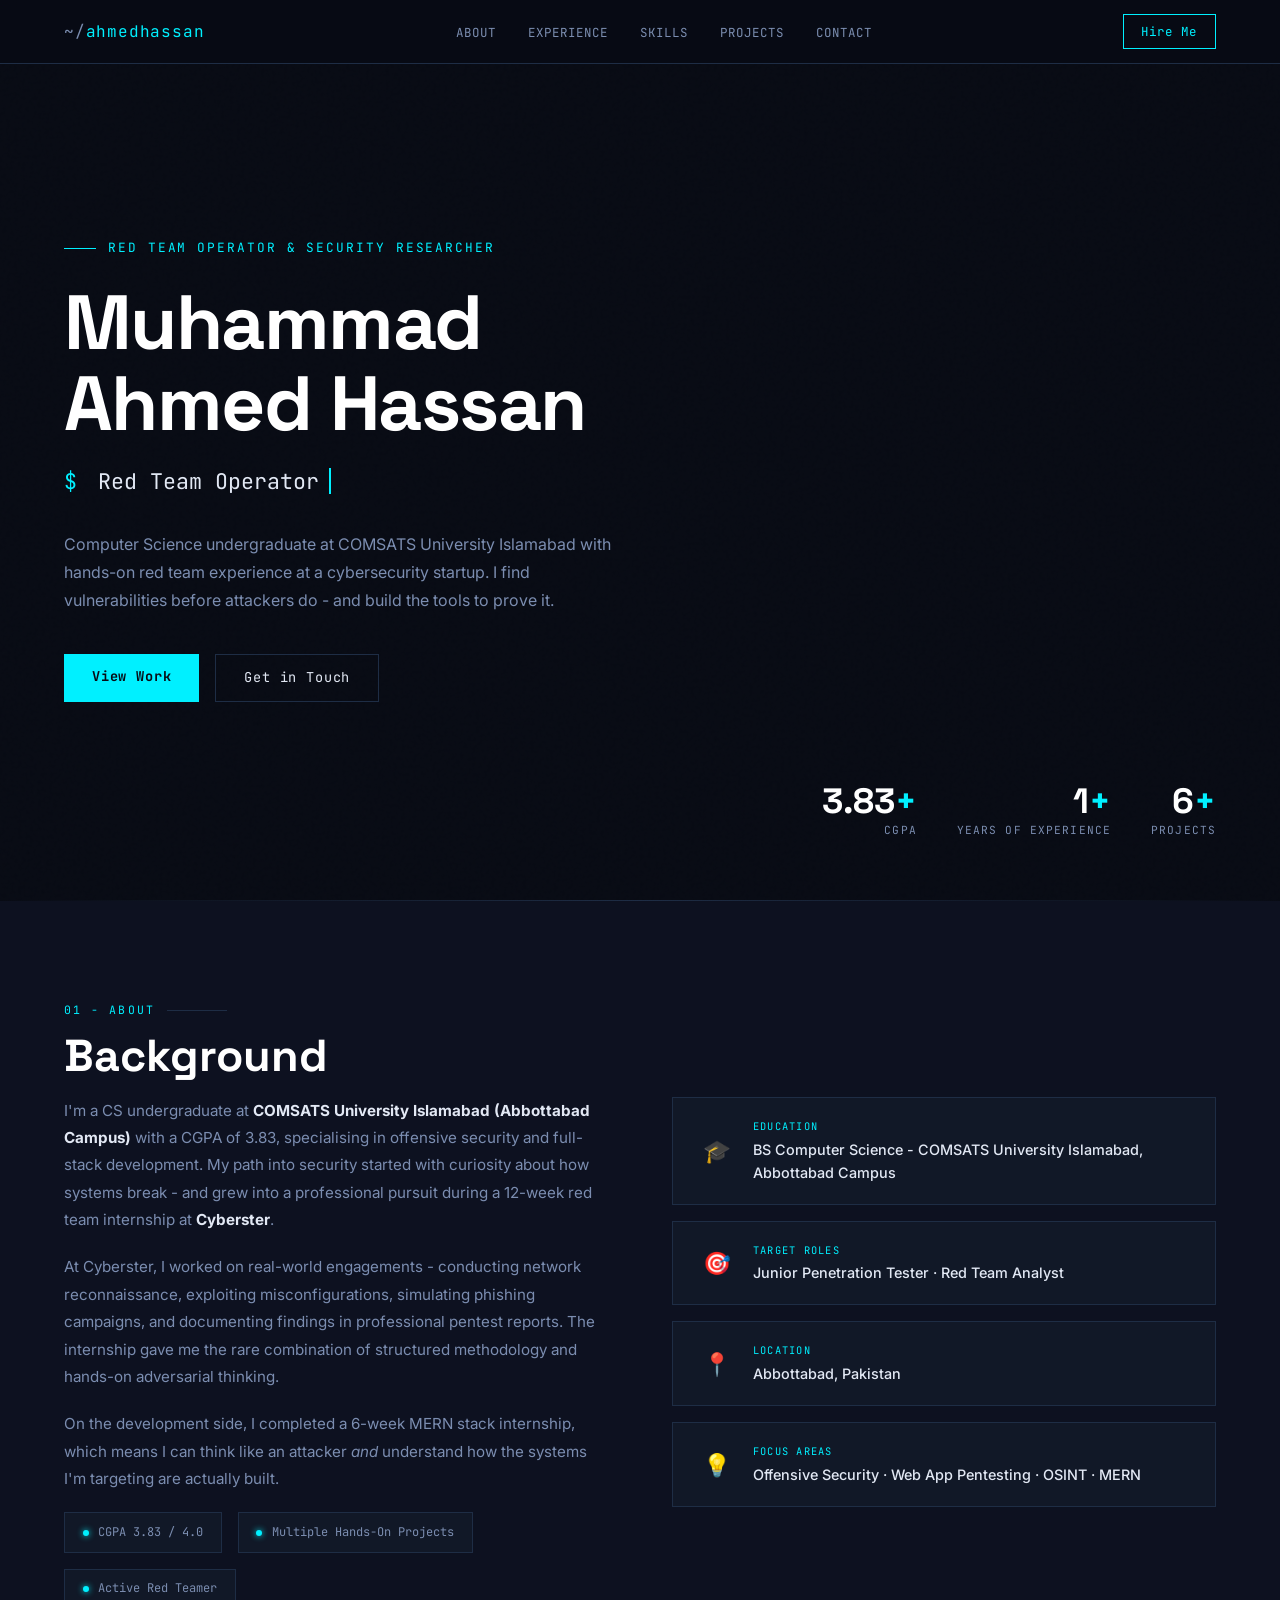
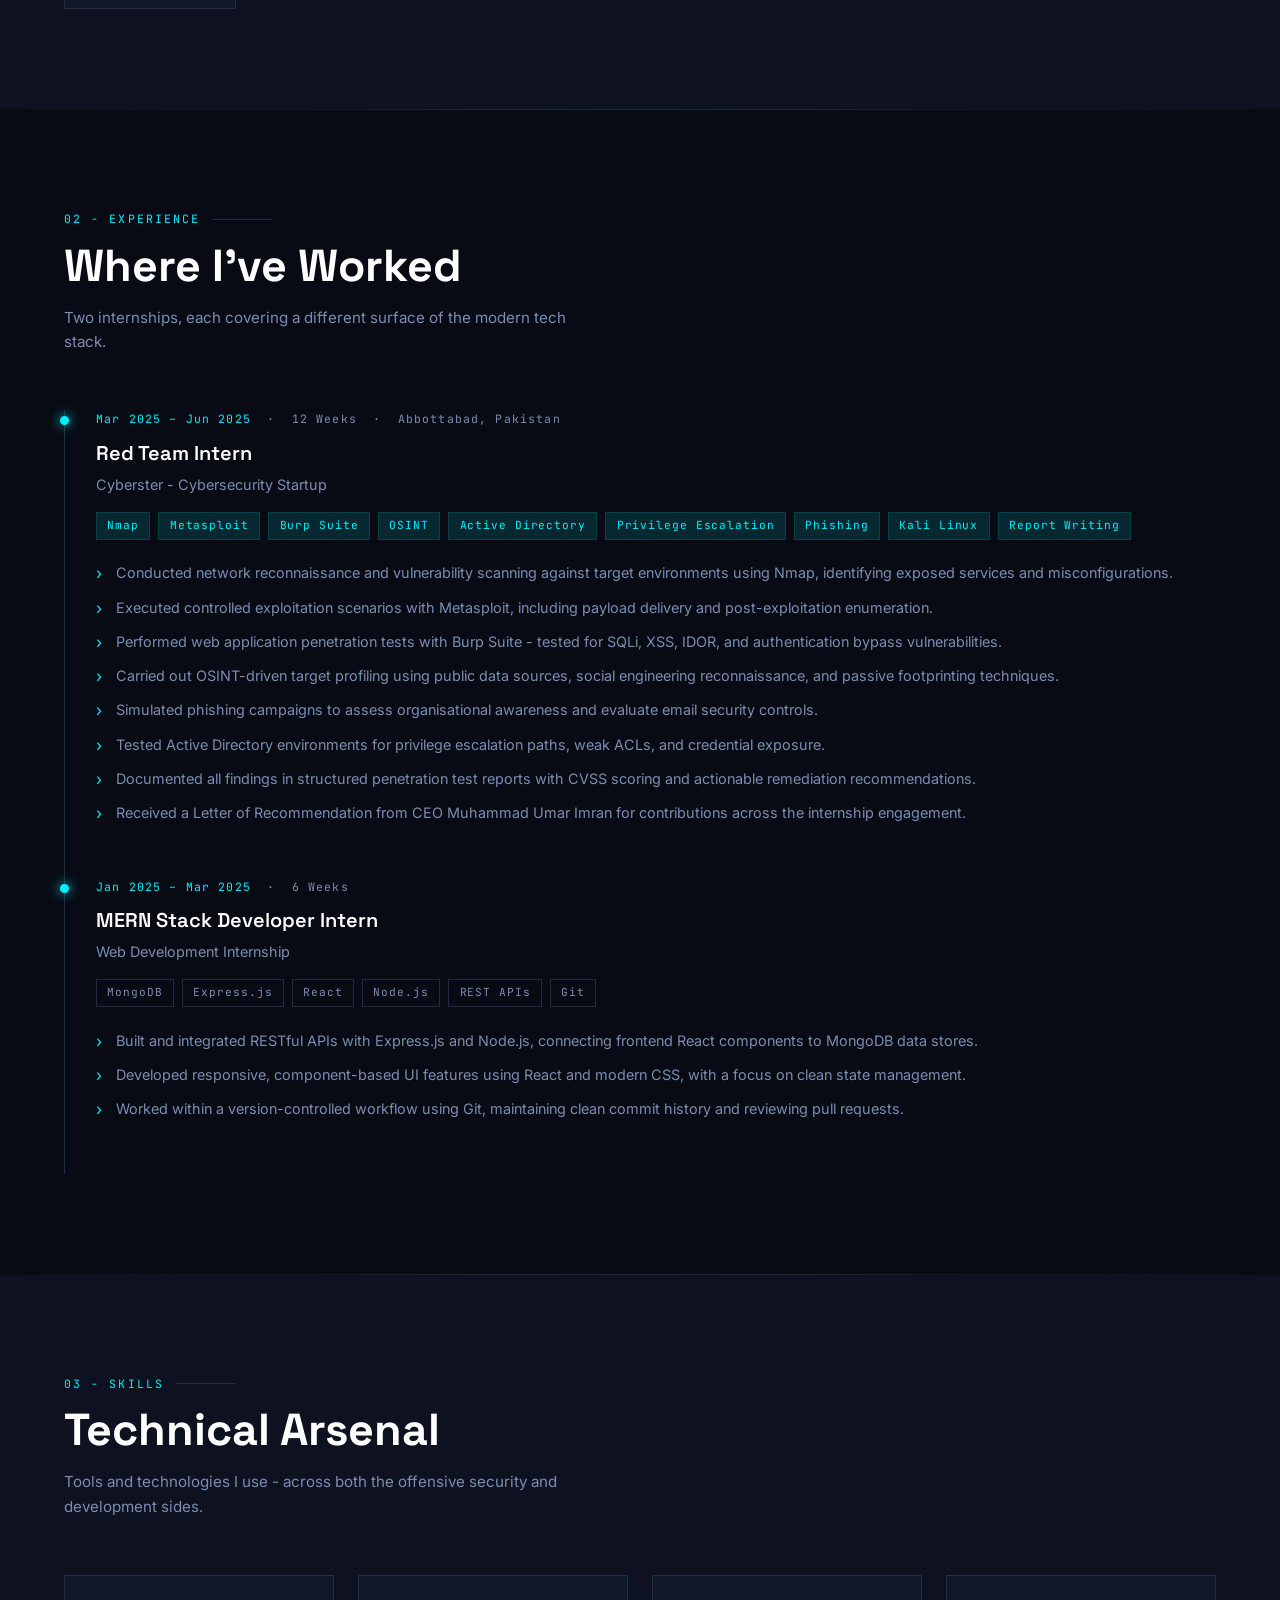
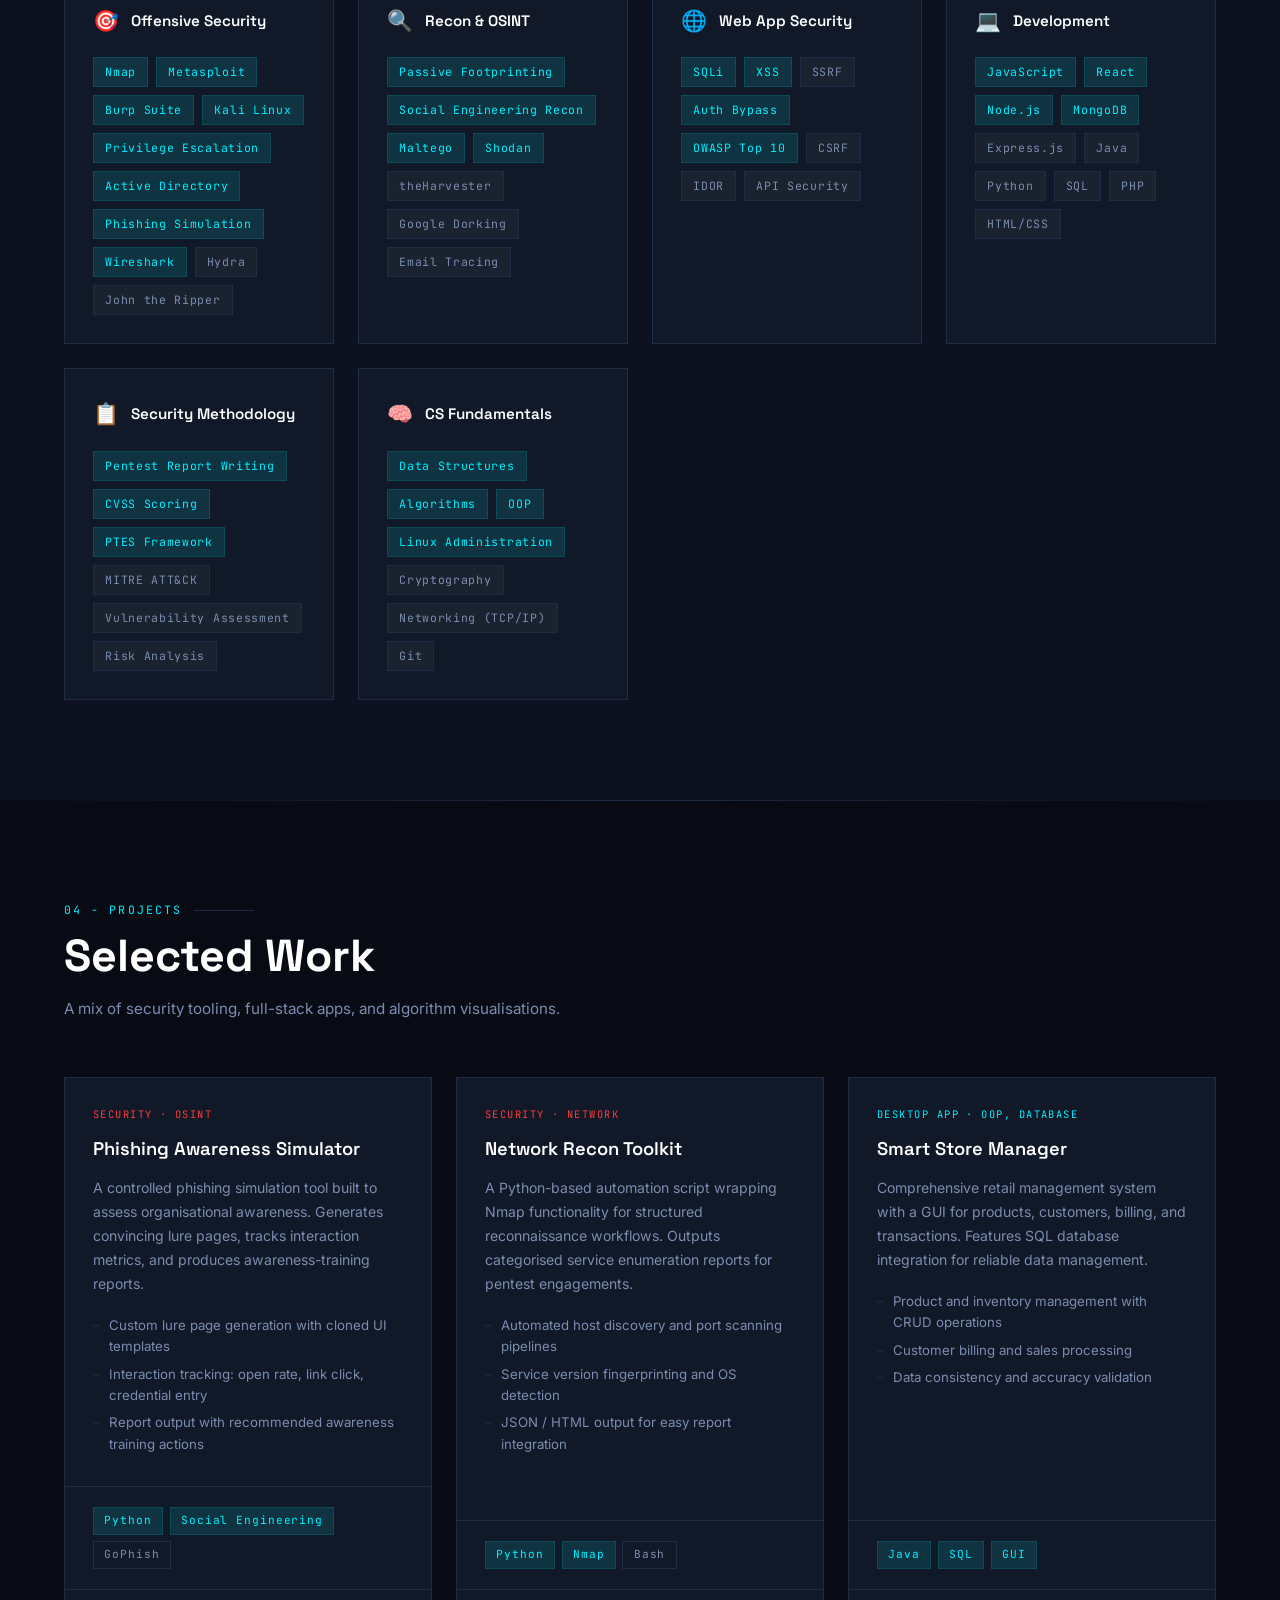
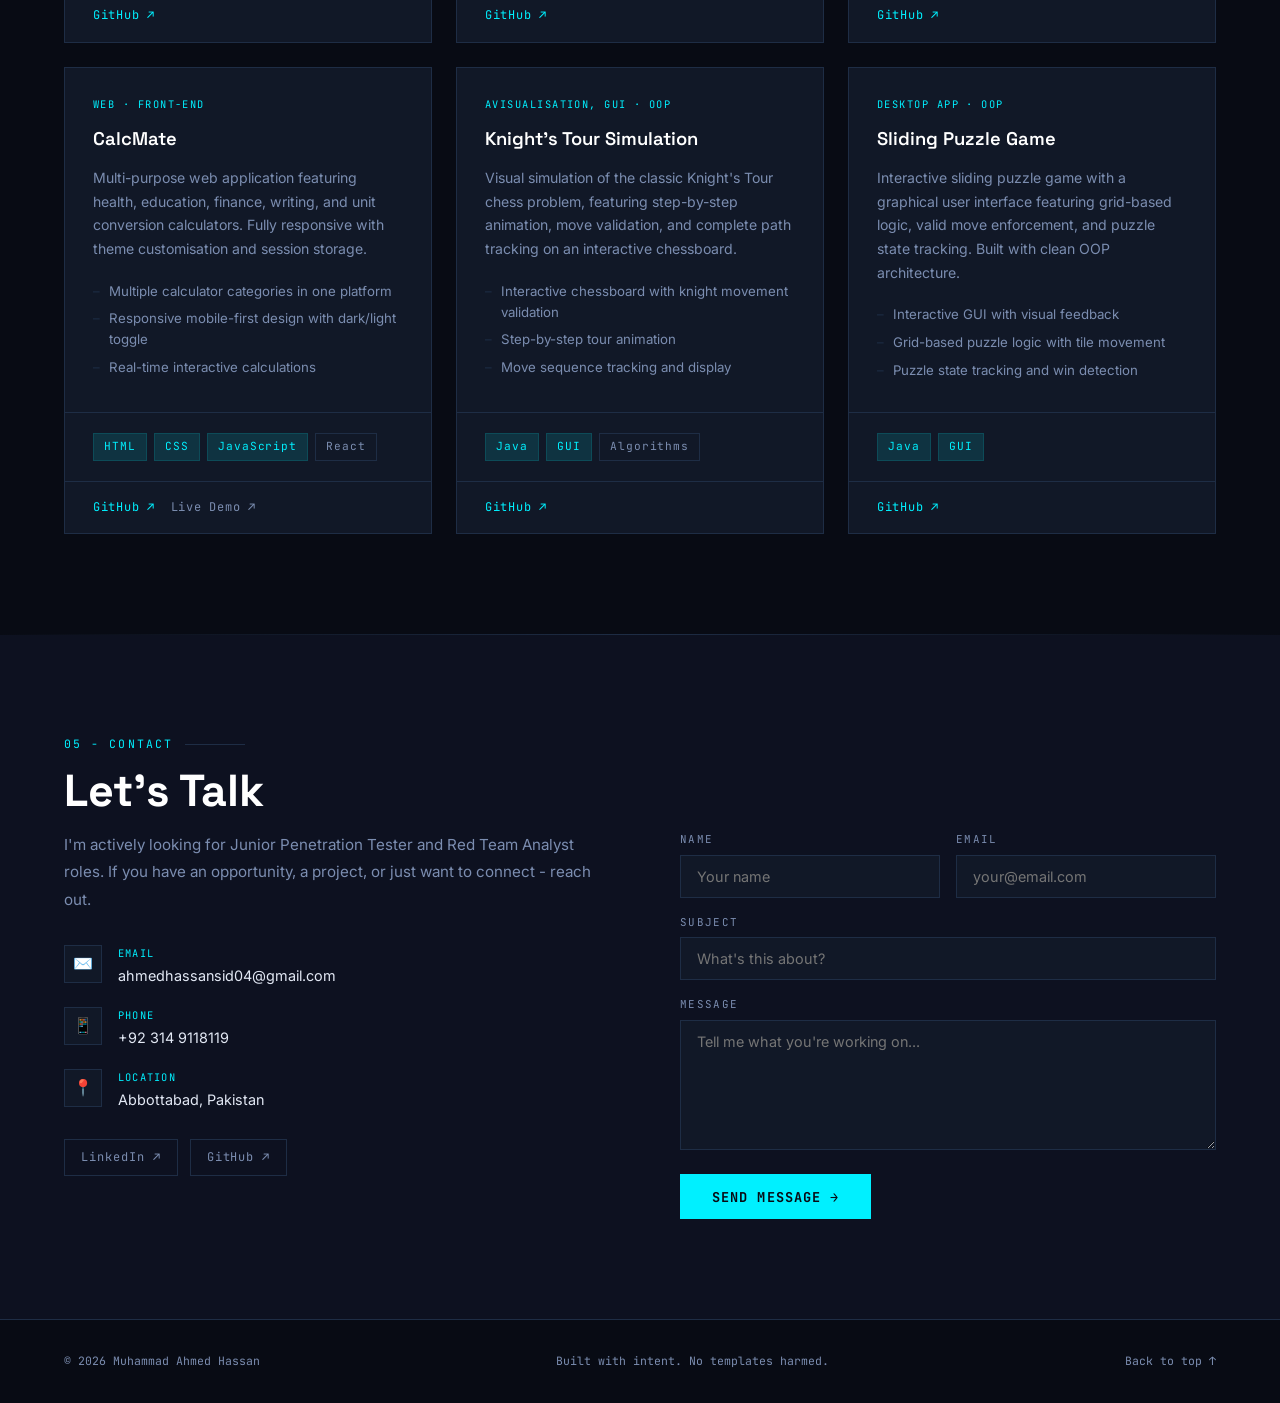
<file: Untitled-1.html>
<!DOCTYPE html>
<html lang="en">
<head>
  <meta charset="UTF-8" />
  <meta name="viewport" content="width=device-width, initial-scale=1.0" />
  <title>Muhammad Ahmed Hassan - Red Team Operator</title>
  <link href="https://fonts.googleapis.com/css2?family=Space+Grotesk:wght@300;400;500;600;700&family=Inter:wght@300;400;500;600&family=JetBrains+Mono:wght@400;500;700&display=swap" rel="stylesheet" />
  <link rel="stylesheet" href="styles.css">
</head>
<body>

<!-- ─── NAV ─── -->
<nav>
  <a class="nav-logo" href="#home"><span>~/</span>ahmedhassan</a>
  <ul class="nav-links">
    <li><a href="#about">About</a></li>
    <li><a href="#experience">Experience</a></li>
    <li><a href="#skills">Skills</a></li>
    <li><a href="#projects">Projects</a></li>
    <li><a href="#contact">Contact</a></li>
  </ul>
  <a class="nav-cta" href="mailto:ahmedhassansid04@gmail.com">Hire Me</a>
</nav>

<!-- ─── HERO ─── -->
<section id="home">
  <div class="hero-eyebrow">Red Team Operator &amp; Security Researcher</div>
  <h1 class="hero-name">Muhammad<br>Ahmed Hassan</h1>
  <div class="terminal-line">
    <span class="prompt">$&nbsp;</span><span id="typewriter"></span><span class="cursor"></span>
  </div>
  <p class="hero-desc">
    Computer Science undergraduate at COMSATS University Islamabad with hands-on red team experience at a cybersecurity startup.
    I find vulnerabilities before attackers do - and build the tools to prove it.
  </p>
  <div class="hero-actions">
    <a class="btn-primary" href="#projects">View Work</a>
    <a class="btn-ghost" href="#contact">Get in Touch</a>
  </div>

  <div class="hero-stats">
    <div class="stat">
      <div class="stat-num">3.83<span>+</span></div>
      <div class="stat-label">CGPA</div>
    </div>
    <div class="stat">
      <div class="stat-num">1<span>+</span></div>
      <div class="stat-label">Years of Experience</div>
    </div>
    <div class="stat">
      <div class="stat-num">6<span>+</span></div>
      <div class="stat-label">Projects</div>
    </div>
  </div>
</section>

<div class="section-divider"></div>

<!-- ─── ABOUT ─── -->
<section id="about">
  <div class="section-label">01 - About</div>
  <h2 class="section-title">Background</h2>
  <div class="about-grid fade-in">
    <div class="about-text">
      <p>
        I'm a CS undergraduate at <strong>COMSATS University Islamabad (Abbottabad Campus)</strong> with a CGPA of 3.83, specialising in offensive security and full-stack development. My path into security started with curiosity about how systems break - and grew into a professional pursuit during a 12-week red team internship at <strong>Cyberster</strong>.
      </p>
      <p>
        At Cyberster, I worked on real-world engagements - conducting network reconnaissance, exploiting misconfigurations, simulating phishing campaigns, and documenting findings in professional pentest reports. The internship gave me the rare combination of structured methodology and hands-on adversarial thinking.
      </p>
      <p>
        On the development side, I completed a 6-week MERN stack internship, which means I can think like an attacker <em>and</em> understand how the systems I'm targeting are actually built.
      </p>
      <div class="cert-row">
        <div class="cert-badge"><div class="dot"></div> CGPA 3.83 / 4.0</div>
        <div class="cert-badge"><div class="dot"></div> Multiple Hands-On Projects</div>
        <div class="cert-badge"><div class="dot"></div> Active Red Teamer</div>
      </div>
    </div>
    <div class="about-cards">
      <div class="info-card">
        <div class="info-card-icon">🎓</div>
        <div>
          <div class="info-card-label">Education</div>
          <div class="info-card-value">BS Computer Science - COMSATS University Islamabad, Abbottabad Campus</div>
        </div>
      </div>
      <div class="info-card">
        <div class="info-card-icon">🎯</div>
        <div>
          <div class="info-card-label">Target Roles</div>
          <div class="info-card-value">Junior Penetration Tester · Red Team Analyst</div>
        </div>
      </div>
      <div class="info-card">
        <div class="info-card-icon">📍</div>
        <div>
          <div class="info-card-label">Location</div>
          <div class="info-card-value">Abbottabad, Pakistan</div>
        </div>
      </div>
      <div class="info-card">
        <div class="info-card-icon">💡</div>
        <div>
          <div class="info-card-label">Focus Areas</div>
          <div class="info-card-value">Offensive Security · Web App Pentesting · OSINT · MERN</div>
        </div>
      </div>
    </div>
  </div>
</section>

<div class="section-divider"></div>

<!-- ─── EXPERIENCE ─── -->
<section id="experience">
  <div class="section-label">02 - Experience</div>
  <h2 class="section-title">Where I've Worked</h2>
  <p class="section-sub">Two internships, each covering a different surface of the modern tech stack.</p>

  <div class="exp-timeline fade-in">

    <!-- Cyberster -->
    <div class="exp-item">
      <div class="exp-meta"><span>Mar 2025 – Jun 2025</span> &nbsp;·&nbsp; 12 Weeks &nbsp;·&nbsp; Abbottabad, Pakistan</div>
      <div class="exp-role">Red Team Intern</div>
      <div class="exp-company">Cyberster - Cybersecurity Startup</div>
      <div class="exp-tags">
        <span class="tag active">Nmap</span>
        <span class="tag active">Metasploit</span>
        <span class="tag active">Burp Suite</span>
        <span class="tag active">OSINT</span>
        <span class="tag active">Active Directory</span>
        <span class="tag active">Privilege Escalation</span>
        <span class="tag active">Phishing</span>
        <span class="tag active">Kali Linux</span>
        <span class="tag active">Report Writing</span>
      </div>
      <ul class="exp-bullets">
        <li>Conducted network reconnaissance and vulnerability scanning against target environments using Nmap, identifying exposed services and misconfigurations.</li>
        <li>Executed controlled exploitation scenarios with Metasploit, including payload delivery and post-exploitation enumeration.</li>
        <li>Performed web application penetration tests with Burp Suite - tested for SQLi, XSS, IDOR, and authentication bypass vulnerabilities.</li>
        <li>Carried out OSINT-driven target profiling using public data sources, social engineering reconnaissance, and passive footprinting techniques.</li>
        <li>Simulated phishing campaigns to assess organisational awareness and evaluate email security controls.</li>
        <li>Tested Active Directory environments for privilege escalation paths, weak ACLs, and credential exposure.</li>
        <li>Documented all findings in structured penetration test reports with CVSS scoring and actionable remediation recommendations.</li>
        <li>Received a Letter of Recommendation from CEO Muhammad Umar Imran for contributions across the internship engagement.</li>
      </ul>
    </div>

    <!-- MERN -->
    <div class="exp-item">
      <div class="exp-meta"><span>Jan 2025 – Mar 2025</span> &nbsp;·&nbsp; 6 Weeks</div>
      <div class="exp-role">MERN Stack Developer Intern</div>
      <div class="exp-company">Web Development Internship</div>
      <div class="exp-tags">
        <span class="tag">MongoDB</span>
        <span class="tag">Express.js</span>
        <span class="tag">React</span>
        <span class="tag">Node.js</span>
        <span class="tag">REST APIs</span>
        <span class="tag">Git</span>
      </div>
      <ul class="exp-bullets">
        <li>Built and integrated RESTful APIs with Express.js and Node.js, connecting frontend React components to MongoDB data stores.</li>
        <li>Developed responsive, component-based UI features using React and modern CSS, with a focus on clean state management.</li>
        <li>Worked within a version-controlled workflow using Git, maintaining clean commit history and reviewing pull requests.</li>
      </ul>
    </div>

  </div>
</section>

<div class="section-divider"></div>

<!-- ─── SKILLS ─── -->
<section id="skills">
  <div class="section-label">03 - Skills</div>
  <h2 class="section-title">Technical Arsenal</h2>
  <p class="section-sub">Tools and technologies I use - across both the offensive security and development sides.</p>

  <div class="skills-grid fade-in">

    <div class="skill-group">
      <div class="skill-group-header">
        <div class="skill-group-icon">🎯</div>
        <div class="skill-group-title">Offensive Security</div>
      </div>
      <div class="skill-chips">
        <span class="chip highlight">Nmap</span>
        <span class="chip highlight">Metasploit</span>
        <span class="chip highlight">Burp Suite</span>
        <span class="chip highlight">Kali Linux</span>
        <span class="chip highlight">Privilege Escalation</span>
        <span class="chip highlight">Active Directory</span>
        <span class="chip highlight">Phishing Simulation</span>
        <span class="chip highlight">Wireshark</span>
        <span class="chip">Hydra</span>
        <span class="chip">John the Ripper</span>
      </div>
    </div>

    <div class="skill-group">
      <div class="skill-group-header">
        <div class="skill-group-icon">🔍</div>
        <div class="skill-group-title">Recon &amp; OSINT</div>
      </div>
      <div class="skill-chips">
        <span class="chip highlight">Passive Footprinting</span>
        <span class="chip highlight">Social Engineering Recon</span>
        <span class="chip highlight">Maltego</span>
        <span class="chip highlight">Shodan</span>
        <span class="chip">theHarvester</span>
        <span class="chip">Google Dorking</span>
        <span class="chip">Email Tracing</span>
      </div>
    </div>

    <div class="skill-group">
      <div class="skill-group-header">
        <div class="skill-group-icon">🌐</div>
        <div class="skill-group-title">Web App Security</div>
      </div>
      <div class="skill-chips">
        <span class="chip highlight">SQLi</span>
        <span class="chip highlight">XSS</span>
        <span class="chip">SSRF</span>
        <span class="chip highlight">Auth Bypass</span>
        <span class="chip highlight">OWASP Top 10</span>
        <span class="chip">CSRF</span>
        <span class="chip">IDOR</span>
        <span class="chip">API Security</span>
      </div>
    </div>

    <div class="skill-group">
      <div class="skill-group-header">
        <div class="skill-group-icon">💻</div>
        <div class="skill-group-title">Development</div>
      </div>
      <div class="skill-chips">
        <span class="chip highlight">JavaScript</span>
        <span class="chip highlight">React</span>
        <span class="chip highlight">Node.js</span>
        <span class="chip highlight">MongoDB</span>
        <span class="chip">Express.js</span>
        <span class="chip">Java</span>
        <span class="chip">Python</span>
        <span class="chip">SQL</span>
        <span class="chip">PHP</span>
        <span class="chip">HTML/CSS</span>
      </div>
    </div>

    <div class="skill-group">
      <div class="skill-group-header">
        <div class="skill-group-icon">📋</div>
        <div class="skill-group-title">Security Methodology</div>
      </div>
      <div class="skill-chips">
        <span class="chip highlight">Pentest Report Writing</span>
        <span class="chip highlight">CVSS Scoring</span>
        <span class="chip highlight">PTES Framework</span>
        <span class="chip">MITRE ATT&amp;CK</span>
        <span class="chip">Vulnerability Assessment</span>
        <span class="chip">Risk Analysis</span>
      </div>
    </div>

    <div class="skill-group">
      <div class="skill-group-header">
        <div class="skill-group-icon">🧠</div>
        <div class="skill-group-title">CS Fundamentals</div>
      </div>
      <div class="skill-chips">
        <span class="chip highlight">Data Structures</span>
        <span class="chip highlight">Algorithms</span>
        <span class="chip highlight">OOP</span>
        <span class="chip highlight">Linux Administration</span>
        <span class="chip">Cryptography</span>
        <span class="chip">Networking (TCP/IP)</span>
        <span class="chip">Git</span>
      </div>
    </div>

  </div>
</section>

<div class="section-divider"></div>

<!-- ─── PROJECTS ─── -->
<section id="projects">
  <div class="section-label">04 - Projects</div>
  <h2 class="section-title">Selected Work</h2>
  <p class="section-sub">A mix of security tooling, full-stack apps, and algorithm visualisations.</p>

  <div class="projects-grid fade-in">

    <div class="project-card">
      <div class="project-card-top">
        <div class="project-type security">Security · OSINT</div>
        <div class="project-title">Phishing Awareness Simulator</div>
        <p class="project-desc">A controlled phishing simulation tool built to assess organisational awareness. Generates convincing lure pages, tracks interaction metrics, and produces awareness-training reports.</p>
        <ul class="project-bullets">
          <li>Custom lure page generation with cloned UI templates</li>
          <li>Interaction tracking: open rate, link click, credential entry</li>
          <li>Report output with recommended awareness training actions</li>
        </ul>
      </div>
      <div class="project-tags">
        <span class="tag active">Python</span>
        <span class="tag active">Social Engineering</span>
        <span class="tag">GoPhish</span>
      </div>
      <div class="project-card-bottom">
        <a class="project-link primary" href="https://github.com/ahmedhassan04" target="_blank">GitHub ↗</a>
      </div>
    </div>

    <div class="project-card">
      <div class="project-card-top">
        <div class="project-type security">Security · Network</div>
        <div class="project-title">Network Recon Toolkit</div>
        <p class="project-desc">A Python-based automation script wrapping Nmap functionality for structured reconnaissance workflows. Outputs categorised service enumeration reports for pentest engagements.</p>
        <ul class="project-bullets">
          <li>Automated host discovery and port scanning pipelines</li>
          <li>Service version fingerprinting and OS detection</li>
          <li>JSON / HTML output for easy report integration</li>
        </ul>
      </div>
      <div class="project-tags">
        <span class="tag active">Python</span>
        <span class="tag active">Nmap</span>
        <span class="tag">Bash</span>
      </div>
      <div class="project-card-bottom">
        <a class="project-link primary" href="https://github.com/ahmedhassan04" target="_blank">GitHub ↗</a>
      </div>
    </div>

    <div class="project-card">
      <div class="project-card-top">
        <div class="project-type web">Desktop App · OOP, Database</div>
        <div class="project-title">Smart Store Manager</div>
        <p class="project-desc">Comprehensive retail management system with a GUI for products, customers, billing, and transactions. Features SQL database integration for reliable data management.</p>
        <ul class="project-bullets">
          <li>Product and inventory management with CRUD operations</li>
          <li>Customer billing and sales processing</li>
          <li>Data consistency and accuracy validation</li>
        </ul>
      </div>
      <div class="project-tags">
        <span class="tag active">Java</span>
        <span class="tag active">SQL</span>
        <span class="tag active">GUI</span>
      </div>
      <div class="project-card-bottom">
        <a class="project-link primary" href="https://github.com/ahmedhassan04/Smart-Store-Manager" target="_blank">GitHub ↗</a>
      </div>
    </div>

    <div class="project-card">
      <div class="project-card-top">
        <div class="project-type web">Web · Front-End</div>
        <div class="project-title">CalcMate</div>
        <p class="project-desc">Multi-purpose web application featuring health, education, finance, writing, and unit conversion calculators. Fully responsive with theme customisation and session storage.</p>
        <ul class="project-bullets">
          <li>Multiple calculator categories in one platform</li>
          <li>Responsive mobile-first design with dark/light toggle</li>
          <li>Real-time interactive calculations</li>
        </ul>
      </div>
      <div class="project-tags">
        <span class="tag active">HTML</span>
        <span class="tag active">CSS</span>
        <span class="tag active">JavaScript</span>
        <span class="tag">React</span>
      </div>
      <div class="project-card-bottom">
        <a class="project-link primary" href="https://github.com/ahmedhassan04/CalcMate" target="_blank">GitHub ↗</a>
        <a class="project-link" href="#">Live Demo ↗</a>
      </div>
    </div>

    <div class="project-card">
      <div class="project-card-top">
        <div class="project-type web">AVisualisation, GUI · OOP</div>
        <div class="project-title">Knight's Tour Simulation</div>
        <p class="project-desc">Visual simulation of the classic Knight's Tour chess problem, featuring step-by-step animation, move validation, and complete path tracking on an interactive chessboard.</p>
        <ul class="project-bullets">
          <li>Interactive chessboard with knight movement validation</li>
          <li>Step-by-step tour animation</li>
          <li>Move sequence tracking and display</li>
        </ul>
      </div>
      <div class="project-tags">
        <span class="tag active">Java</span>
        <span class="tag active">GUI</span>
        <span class="tag">Algorithms</span>
      </div>
      <div class="project-card-bottom">
        <a class="project-link primary" href="https://github.com/ahmedhassan04/Knight-Tour-GUI" target="_blank">GitHub ↗</a>
      </div>
    </div>

    <div class="project-card">
      <div class="project-card-top">
        <div class="project-type web">Desktop App · OOP</div>
        <div class="project-title">Sliding Puzzle Game</div>
        <p class="project-desc">Interactive sliding puzzle game with a graphical user interface featuring grid-based logic, valid move enforcement, and puzzle state tracking. Built with clean OOP architecture.</p>
        <ul class="project-bullets">
          <li>Interactive GUI with visual feedback</li>
          <li>Grid-based puzzle logic with tile movement</li>
          <li>Puzzle state tracking and win detection</li>
        </ul>
      </div>
      <div class="project-tags">
        <span class="tag active">Java</span>
        <span class="tag active">GUI</span>
      </div>
      <div class="project-card-bottom">
        <a class="project-link primary" href="https://github.com/ahmedhassan04/Sliding-Puzzle-Game" target="_blank">GitHub ↗</a>
      </div>
    </div>

  </div>
</section>

<div class="section-divider"></div>

<!-- ─── CONTACT ─── -->
<section id="contact">
  <div class="section-label">05 - Contact</div>
  <h2 class="section-title">Let's Talk</h2>
  <div class="contact-grid fade-in">
    <div class="contact-info">
      <p>
        I'm actively looking for Junior Penetration Tester and Red Team Analyst roles.
        If you have an opportunity, a project, or just want to connect - reach out.
      </p>
      <div class="contact-item">
        <div class="contact-item-icon">✉️</div>
        <div>
          <div class="contact-item-label">Email</div>
          <div class="contact-item-value"><a href="mailto:ahmedhassansid04@gmail.com">ahmedhassansid04@gmail.com</a></div>
        </div>
      </div>
      <div class="contact-item">
        <div class="contact-item-icon">📱</div>
        <div>
          <div class="contact-item-label">Phone</div>
          <div class="contact-item-value"><a href="tel:+923149118119">+92 314 9118119</a></div>
        </div>
      </div>
      <div class="contact-item">
        <div class="contact-item-icon">📍</div>
        <div>
          <div class="contact-item-label">Location</div>
          <div class="contact-item-value">Abbottabad, Pakistan</div>
        </div>
      </div>
      <div class="social-row">
        <a class="social-btn" href="https://linkedin.com/in/ahmed-hassan-04-" target="_blank">LinkedIn ↗</a>
        <a class="social-btn" href="https://github.com/ahmedhassan04" target="_blank">GitHub ↗</a>
      </div>
    </div>

    <form class="contact-form" onsubmit="handleSubmit(event)">
      <div class="form-row">
        <div class="form-group">
          <label class="form-label">Name</label>
          <input class="form-input" type="text" placeholder="Your name" required />
        </div>
        <div class="form-group">
          <label class="form-label">Email</label>
          <input class="form-input" type="email" placeholder="your@email.com" required />
        </div>
      </div>
      <div class="form-group">
        <label class="form-label">Subject</label>
        <input class="form-input" type="text" placeholder="What's this about?" />
      </div>
      <div class="form-group">
        <label class="form-label">Message</label>
        <textarea class="form-textarea" placeholder="Tell me what you're working on..."></textarea>
      </div>
      <button class="btn-submit" type="submit">Send Message →</button>
    </form>
  </div>
</section>

<!-- ─── FOOTER ─── -->
<footer>
  <span>© 2026 Muhammad Ahmed Hassan</span>
  <span>Built with intent. No templates harmed.</span>
  <a href="#home">Back to top ↑</a>
</footer>

<!-- ─── SCRIPTS ─── -->
    <script src="script.js"></script>

</body>
</html>
</file>
<file: styles.css>
*, *::before, *::after { box-sizing: border-box; margin: 0; padding: 0; }

    :root {
      --bg:        #080B14;
      --bg2:       #0D1120;
      --card:      #111827;
      --border:    #1E2D45;
      --cyan:      #00F0FF;
      --cyan-dim:  rgba(0,240,255,0.12);
      --cyan-glow: rgba(0,240,255,0.25);
      --red:       #FF3B3B;
      --red-dim:   rgba(255,59,59,0.12);
      --text:      #E2E8F4;
      --muted:     #7B8DB0;
      --mono:      'JetBrains Mono', monospace;
      --sans:      'Inter', sans-serif;
      --display:   'Space Grotesk', sans-serif;
    }

    html { scroll-behavior: smooth; }

    body {
      background: var(--bg);
      color: var(--text);
      font-family: var(--sans);
      font-size: 16px;
      line-height: 1.6;
      overflow-x: hidden;
    }

    /* ─── NOISE OVERLAY ─── */
    body::before {
      content: '';
      position: fixed; inset: 0;
      background-image: url("data:image/svg+xml,%3Csvg viewBox='0 0 256 256' xmlns='http://www.w3.org/2000/svg'%3E%3Cfilter id='n'%3E%3CfeTurbulence type='fractalNoise' baseFrequency='0.9' numOctaves='4' stitchTiles='stitch'/%3E%3C/filter%3E%3Crect width='100%25' height='100%25' filter='url(%23n)' opacity='0.04'/%3E%3C/svg%3E");
      pointer-events: none;
      z-index: 0;
      opacity: 0.4;
    }

    /* ─── NAV ─── */
    nav {
      position: fixed; top: 0; left: 0; right: 0;
      z-index: 100;
      display: flex; align-items: center; justify-content: space-between;
      padding: 0 5%;
      height: 64px;
      background: rgba(8,11,20,0.85);
      backdrop-filter: blur(14px);
      border-bottom: 1px solid var(--border);
    }

    .nav-logo {
      font-family: var(--mono);
      font-size: 1rem;
      color: var(--cyan);
      letter-spacing: 0.05em;
      text-decoration: none;
    }
    .nav-logo span { color: var(--muted); }

    .nav-links {
      display: flex; gap: 2rem; list-style: none;
    }
    .nav-links a {
      font-family: var(--mono);
      font-size: 0.78rem;
      color: var(--muted);
      text-decoration: none;
      letter-spacing: 0.08em;
      text-transform: uppercase;
      transition: color 0.2s;
    }
    .nav-links a:hover { color: var(--cyan); }

    .nav-cta {
      font-family: var(--mono);
      font-size: 0.78rem;
      color: var(--cyan);
      border: 1px solid var(--cyan);
      padding: 0.4rem 1.1rem;
      text-decoration: none;
      letter-spacing: 0.08em;
      transition: background 0.2s, color 0.2s;
    }
    .nav-cta:hover { background: var(--cyan); color: var(--bg); }

    /* ─── HERO ─── */
    #home {
      min-height: 100vh;
      display: flex; flex-direction: column; justify-content: center;
      padding: 100px 5% 60px;
      position: relative;
    }

    .hero-eyebrow {
      font-family: var(--mono);
      font-size: 0.8rem;
      color: var(--cyan);
      letter-spacing: 0.15em;
      text-transform: uppercase;
      margin-bottom: 1.5rem;
      display: flex; align-items: center; gap: 0.75rem;
    }
    .hero-eyebrow::before {
      content: '';
      width: 32px; height: 1px;
      background: var(--cyan);
    }

    .hero-name {
      font-family: var(--display);
      font-size: clamp(2.6rem, 6vw, 5rem);
      font-weight: 700;
      line-height: 1.05;
      letter-spacing: -0.02em;
      margin-bottom: 1.25rem;
      color: #fff;
    }

    .terminal-line {
      font-family: var(--mono);
      font-size: clamp(1rem, 2.5vw, 1.35rem);
      color: var(--muted);
      margin-bottom: 2rem;
      display: flex; align-items: center; gap: 0.5rem;
    }
    .terminal-line .prompt { color: var(--cyan); }
    #typewriter { color: var(--text); }
    .cursor {
      display: inline-block;
      width: 2px; height: 1.2em;
      background: var(--cyan);
      animation: blink 1s step-end infinite;
      vertical-align: text-bottom;
      margin-left: 2px;
    }
    @keyframes blink { 0%,100%{opacity:1} 50%{opacity:0} }

    .hero-desc {
      max-width: 560px;
      font-size: 1rem;
      color: var(--muted);
      line-height: 1.75;
      margin-bottom: 2.5rem;
    }

    .hero-actions {
      display: flex; gap: 1rem; flex-wrap: wrap;
    }
    .btn-primary {
      font-family: var(--mono);
      font-size: 0.85rem;
      background: var(--cyan);
      color: var(--bg);
      padding: 0.75rem 1.75rem;
      text-decoration: none;
      font-weight: 700;
      letter-spacing: 0.06em;
      transition: opacity 0.2s, transform 0.2s;
    }
    .btn-primary:hover { opacity: 0.85; transform: translateY(-1px); }

    .btn-ghost {
      font-family: var(--mono);
      font-size: 0.85rem;
      color: var(--text);
      border: 1px solid var(--border);
      padding: 0.75rem 1.75rem;
      text-decoration: none;
      letter-spacing: 0.06em;
      transition: border-color 0.2s, color 0.2s;
    }
    .btn-ghost:hover { border-color: var(--cyan); color: var(--cyan); }

    .hero-stats {
      position: absolute;
      right: 5%; bottom: 60px;
      display: flex; gap: 2.5rem;
    }
    .stat { text-align: right; }
    .stat-num {
      font-family: var(--display);
      font-size: 2.2rem;
      font-weight: 700;
      color: #fff;
      line-height: 1;
    }
    .stat-num span { color: var(--cyan); }
    .stat-label {
      font-family: var(--mono);
      font-size: 0.7rem;
      color: var(--muted);
      letter-spacing: 0.1em;
      text-transform: uppercase;
      margin-top: 0.25rem;
    }

    /* ─── SECTION BASE ─── */
    section { padding: 100px 5%; position: relative; }

    .section-label {
      font-family: var(--mono);
      font-size: 0.72rem;
      color: var(--cyan);
      letter-spacing: 0.18em;
      text-transform: uppercase;
      margin-bottom: 0.75rem;
      display: flex; align-items: center; gap: 0.75rem;
    }
    .section-label::after {
      content: '';
      flex: 1; max-width: 60px;
      height: 1px; background: var(--border);
    }

    .section-title {
      font-family: var(--display);
      font-size: clamp(1.8rem, 4vw, 2.8rem);
      font-weight: 700;
      color: #fff;
      margin-bottom: 1rem;
      line-height: 1.1;
    }

    .section-sub {
      color: var(--muted);
      max-width: 540px;
      margin-bottom: 3.5rem;
      font-size: 0.95rem;
    }

    /* ─── ABOUT ─── */
    #about { background: var(--bg2); }

    .about-grid {
      display: grid;
      grid-template-columns: 1fr 1fr;
      gap: 4rem;
      align-items: start;
    }

    .about-text p {
      color: var(--muted);
      margin-bottom: 1.25rem;
      font-size: 0.95rem;
      line-height: 1.8;
    }
    .about-text p strong { color: var(--text); }

    .about-cards {
      display: flex; flex-direction: column; gap: 1rem;
    }

    .info-card {
      background: var(--card);
      border: 1px solid var(--border);
      padding: 1.25rem 1.5rem;
      display: flex; align-items: center; gap: 1rem;
    }
    .info-card-icon {
      font-size: 1.4rem;
      width: 40px; text-align: center;
      flex-shrink: 0;
    }
    .info-card-label {
      font-family: var(--mono);
      font-size: 0.65rem;
      color: var(--cyan);
      letter-spacing: 0.12em;
      text-transform: uppercase;
      margin-bottom: 0.2rem;
    }
    .info-card-value {
      font-size: 0.9rem;
      color: var(--text);
      font-weight: 500;
    }

    /* ─── EXPERIENCE ─── */
    #experience { background: var(--bg); }

    .exp-timeline {
      position: relative;
      padding-left: 2rem;
    }
    .exp-timeline::before {
      content: '';
      position: absolute; left: 0; top: 0; bottom: 0;
      width: 1px; background: var(--border);
    }

    .exp-item {
      position: relative;
      padding-bottom: 3rem;
    }
    .exp-item::before {
      content: '';
      position: absolute;
      left: -2rem; top: 6px;
      width: 9px; height: 9px;
      border-radius: 50%;
      background: var(--cyan);
      box-shadow: 0 0 12px var(--cyan);
      transform: translateX(-4px);
    }

    .exp-meta {
      font-family: var(--mono);
      font-size: 0.72rem;
      color: var(--muted);
      letter-spacing: 0.1em;
      margin-bottom: 0.5rem;
    }
    .exp-meta span { color: var(--cyan); }

    .exp-role {
      font-family: var(--display);
      font-size: 1.25rem;
      font-weight: 600;
      color: #fff;
      margin-bottom: 0.25rem;
    }
    .exp-company {
      font-size: 0.9rem;
      color: var(--muted);
      margin-bottom: 1rem;
    }

    .exp-tags {
      display: flex; flex-wrap: wrap; gap: 0.5rem;
      margin-bottom: 1rem;
    }
    .tag {
      font-family: var(--mono);
      font-size: 0.7rem;
      padding: 0.25rem 0.65rem;
      border: 1px solid var(--border);
      color: var(--muted);
      letter-spacing: 0.08em;
    }
    .tag.active { border-color: var(--cyan-dim); color: var(--cyan); background: var(--cyan-dim); }

    .exp-bullets {
      list-style: none;
      padding: 0;
    }
    .exp-bullets li {
      font-size: 0.9rem;
      color: var(--muted);
      padding: 0.35rem 0;
      padding-left: 1.25rem;
      position: relative;
      line-height: 1.6;
    }
    .exp-bullets li::before {
      content: '›';
      position: absolute; left: 0;
      color: var(--cyan);
      font-size: 1rem;
    }

    /* ─── SKILLS ─── */
    #skills { background: var(--bg2); }

    .skills-grid {
      display: grid;
      grid-template-columns: repeat(auto-fit, minmax(260px, 1fr));
      gap: 1.5rem;
    }

    .skill-group {
      background: var(--card);
      border: 1px solid var(--border);
      padding: 1.75rem;
      transition: border-color 0.25s;
    }
    .skill-group:hover { border-color: var(--cyan-dim); }

    .skill-group-header {
      display: flex; align-items: center; gap: 0.75rem;
      margin-bottom: 1.25rem;
    }
    .skill-group-icon { font-size: 1.3rem; }
    .skill-group-title {
      font-family: var(--display);
      font-size: 0.95rem;
      font-weight: 600;
      color: #fff;
    }

    .skill-chips {
      display: flex; flex-wrap: wrap; gap: 0.5rem;
    }
    .chip {
      font-family: var(--mono);
      font-size: 0.72rem;
      padding: 0.3rem 0.7rem;
      background: rgba(255,255,255,0.04);
      border: 1px solid var(--border);
      color: var(--muted);
      letter-spacing: 0.06em;
      transition: all 0.2s;
    }
    .chip:hover { border-color: var(--cyan); color: var(--cyan); }
    .chip.highlight { border-color: var(--cyan-dim); color: var(--cyan); background: var(--cyan-dim); }

    /* ─── PROJECTS ─── */
    #projects { background: var(--bg); }

    .projects-grid {
      display: grid;
      grid-template-columns: repeat(auto-fit, minmax(320px, 1fr));
      gap: 1.5rem;
    }

    .project-card {
      background: var(--card);
      border: 1px solid var(--border);
      display: flex; flex-direction: column;
      transition: border-color 0.25s, transform 0.25s;
    }
    .project-card:hover { border-color: var(--cyan); transform: translateY(-3px); }

    .project-card-top {
      padding: 1.75rem 1.75rem 1.25rem;
      border-bottom: 1px solid var(--border);
      flex: 1;
    }

    .project-type {
      font-family: var(--mono);
      font-size: 0.65rem;
      color: var(--muted);
      letter-spacing: 0.14em;
      text-transform: uppercase;
      margin-bottom: 0.75rem;
    }
    .project-type.security { color: var(--red); }
    .project-type.web { color: var(--cyan); }

    .project-title {
      font-family: var(--display);
      font-size: 1.15rem;
      font-weight: 600;
      color: #fff;
      margin-bottom: 0.75rem;
    }

    .project-desc {
      font-size: 0.88rem;
      color: var(--muted);
      line-height: 1.7;
      margin-bottom: 1rem;
    }

    .project-bullets {
      list-style: none;
      padding: 0;
      margin-bottom: 0.5rem;
    }
    .project-bullets li {
      font-size: 0.83rem;
      color: var(--muted);
      padding: 0.2rem 0;
      padding-left: 1rem;
      position: relative;
    }
    .project-bullets li::before {
      content: '–';
      position: absolute; left: 0;
      color: var(--border);
    }

    .project-tags {
      display: flex; flex-wrap: wrap; gap: 0.4rem;
      padding: 1.25rem 1.75rem;
    }

    .project-card-bottom {
      padding: 1rem 1.75rem;
      border-top: 1px solid var(--border);
      display: flex; gap: 1rem;
    }
    .project-link {
      font-family: var(--mono);
      font-size: 0.75rem;
      color: var(--muted);
      text-decoration: none;
      letter-spacing: 0.06em;
      transition: color 0.2s;
    }
    .project-link:hover { color: var(--cyan); }
    .project-link.primary { color: var(--cyan); }

    /* ─── CONTACT ─── */
    #contact {
      background: var(--bg2);
    }

    .contact-grid {
      display: grid;
      grid-template-columns: 1fr 1fr;
      gap: 5rem;
      align-items: start;
    }

    .contact-info p {
      color: var(--muted);
      font-size: 0.95rem;
      line-height: 1.8;
      margin-bottom: 2rem;
    }

    .contact-item {
      display: flex; align-items: flex-start; gap: 1rem;
      margin-bottom: 1.25rem;
    }
    .contact-item-icon {
      width: 38px; height: 38px;
      background: var(--card);
      border: 1px solid var(--border);
      display: flex; align-items: center; justify-content: center;
      font-size: 1rem;
      flex-shrink: 0;
    }
    .contact-item-label {
      font-family: var(--mono);
      font-size: 0.65rem;
      color: var(--cyan);
      letter-spacing: 0.12em;
      text-transform: uppercase;
      margin-bottom: 0.15rem;
    }
    .contact-item-value {
      font-size: 0.9rem;
      color: var(--text);
    }
    .contact-item-value a { color: inherit; text-decoration: none; }
    .contact-item-value a:hover { color: var(--cyan); }

    .social-row {
      display: flex; gap: 0.75rem; margin-top: 1.75rem;
    }
    .social-btn {
      font-family: var(--mono);
      font-size: 0.75rem;
      letter-spacing: 0.08em;
      padding: 0.5rem 1rem;
      border: 1px solid var(--border);
      color: var(--muted);
      text-decoration: none;
      transition: border-color 0.2s, color 0.2s;
    }
    .social-btn:hover { border-color: var(--cyan); color: var(--cyan); }

    /* FORM */
    .contact-form { display: flex; flex-direction: column; gap: 1rem; }

    .form-group { display: flex; flex-direction: column; gap: 0.4rem; }

    .form-label {
      font-family: var(--mono);
      font-size: 0.68rem;
      color: var(--muted);
      letter-spacing: 0.12em;
      text-transform: uppercase;
    }

    .form-input, .form-textarea {
      background: var(--card);
      border: 1px solid var(--border);
      color: var(--text);
      font-family: var(--sans);
      font-size: 0.9rem;
      padding: 0.75rem 1rem;
      outline: none;
      transition: border-color 0.2s;
      resize: vertical;
    }
    .form-input:focus, .form-textarea:focus { border-color: var(--cyan); }
    .form-textarea { min-height: 130px; }

    .form-row { display: grid; grid-template-columns: 1fr 1fr; gap: 1rem; }

    .btn-submit {
      font-family: var(--mono);
      font-size: 0.85rem;
      background: var(--cyan);
      color: var(--bg);
      border: none;
      padding: 0.85rem 2rem;
      cursor: pointer;
      font-weight: 700;
      letter-spacing: 0.08em;
      text-transform: uppercase;
      transition: opacity 0.2s;
      margin-top: 0.5rem;
      align-self: flex-start;
    }
    .btn-submit:hover { opacity: 0.85; }

    /* ─── FOOTER ─── */
    footer {
      padding: 2rem 5%;
      border-top: 1px solid var(--border);
      display: flex; align-items: center; justify-content: space-between;
      font-family: var(--mono);
      font-size: 0.72rem;
      color: var(--muted);
    }
    footer a { color: var(--muted); text-decoration: none; }
    footer a:hover { color: var(--cyan); }

    /* ─── DIVIDER ─── */
    .section-divider {
      height: 1px;
      background: linear-gradient(90deg, transparent, var(--border), transparent);
    }

    /* ─── CERT BADGE ─── */
    .cert-row {
      display: flex; flex-wrap: wrap; gap: 1rem; margin-top: 1rem;
    }
    .cert-badge {
      background: var(--card);
      border: 1px solid var(--border);
      padding: 0.6rem 1.1rem;
      display: flex; align-items: center; gap: 0.6rem;
      font-family: var(--mono);
      font-size: 0.75rem;
      color: var(--muted);
    }
    .cert-badge .dot {
      width: 6px; height: 6px; border-radius: 50%;
      background: var(--cyan);
      box-shadow: 0 0 6px var(--cyan);
    }
    /* ─── RESPONSIVE ─── */
    @media (max-width: 768px) {
      nav { padding: 0 4%; }
      .nav-links { display: none; }
      #home { padding: 100px 4% 60px; }
      .hero-stats { position: static; margin-top: 3rem; justify-content: flex-start; }
      .about-grid { grid-template-columns: 1fr; gap: 2.5rem; }
      .contact-grid { grid-template-columns: 1fr; gap: 3rem; }
      .form-row { grid-template-columns: 1fr; }
      section { padding: 70px 4%; }
    }

    /* ─── FADE IN ─── */
    .fade-in {
      opacity: 0;
      transform: translateY(20px);
      transition: opacity 0.55s ease, transform 0.55s ease;
    }
    .fade-in.visible { opacity: 1; transform: none; }
</file>
<file: practice/style.css>
* {
    margin: 0;
    padding: 0;
    box-sizing: border-box;
    scroll-behavior: smooth;
}

body {
    font-family: Arial, sans-serif;
    line-height: 1.6;
    background: #0f172a;
    color: #e5e7eb;
}

header {
    background: #020617;
    padding: 15px 40px;
    position: sticky;
    top: 0;
}

nav {
    display: flex;
    justify-content: space-between;
    align-items: center;
}

nav h1 {
    color: #22c55e;
}

nav a {
    color: #e5e7eb;
    text-decoration: none;
    margin-left: 20px;
}

nav a:hover {
    color: #22c55e;
}

section {
    padding: 70px 40px;
    max-width: 1000px;
    margin: auto;
}

h2 {
    margin-bottom: 20px;
    color: #22c55e;
}

.hero {
    text-align: center;
    padding: 100px 20px;
}

.hero h1 {
    font-size: 2.5rem;
}

.hero p {
    margin-top: 15px;
    font-size: 1.1rem;
}

.btn {
    display: inline-block;
    margin-top: 20px;
    padding: 10px 18px;
    background: #22c55e;
    color: black;
    text-decoration: none;
    border-radius: 5px;
}

.grid {
    display: grid;
    gap: 20px;
}

.skills, .projects {
    grid-template-columns: repeat(auto-fit, minmax(250px, 1fr));
}

.card {
    background: #020617;
    padding: 20px;
    border-radius: 8px;
}

footer {
    text-align: center;
    padding: 20px;
    background: #020617;
    margin-top: 40px;
}

input, textarea {
    width: 100%;
    padding: 10px;
    margin-top: 8px;
    background: #020617;
    border: 1px solid #334155;
    color: white;
    border-radius: 5px;
}

button {
    margin-top: 15px;
    padding: 10px 15px;
    background: #22c55e;
    border: none;
    cursor: pointer;
    border-radius: 5px;
}
</file>
